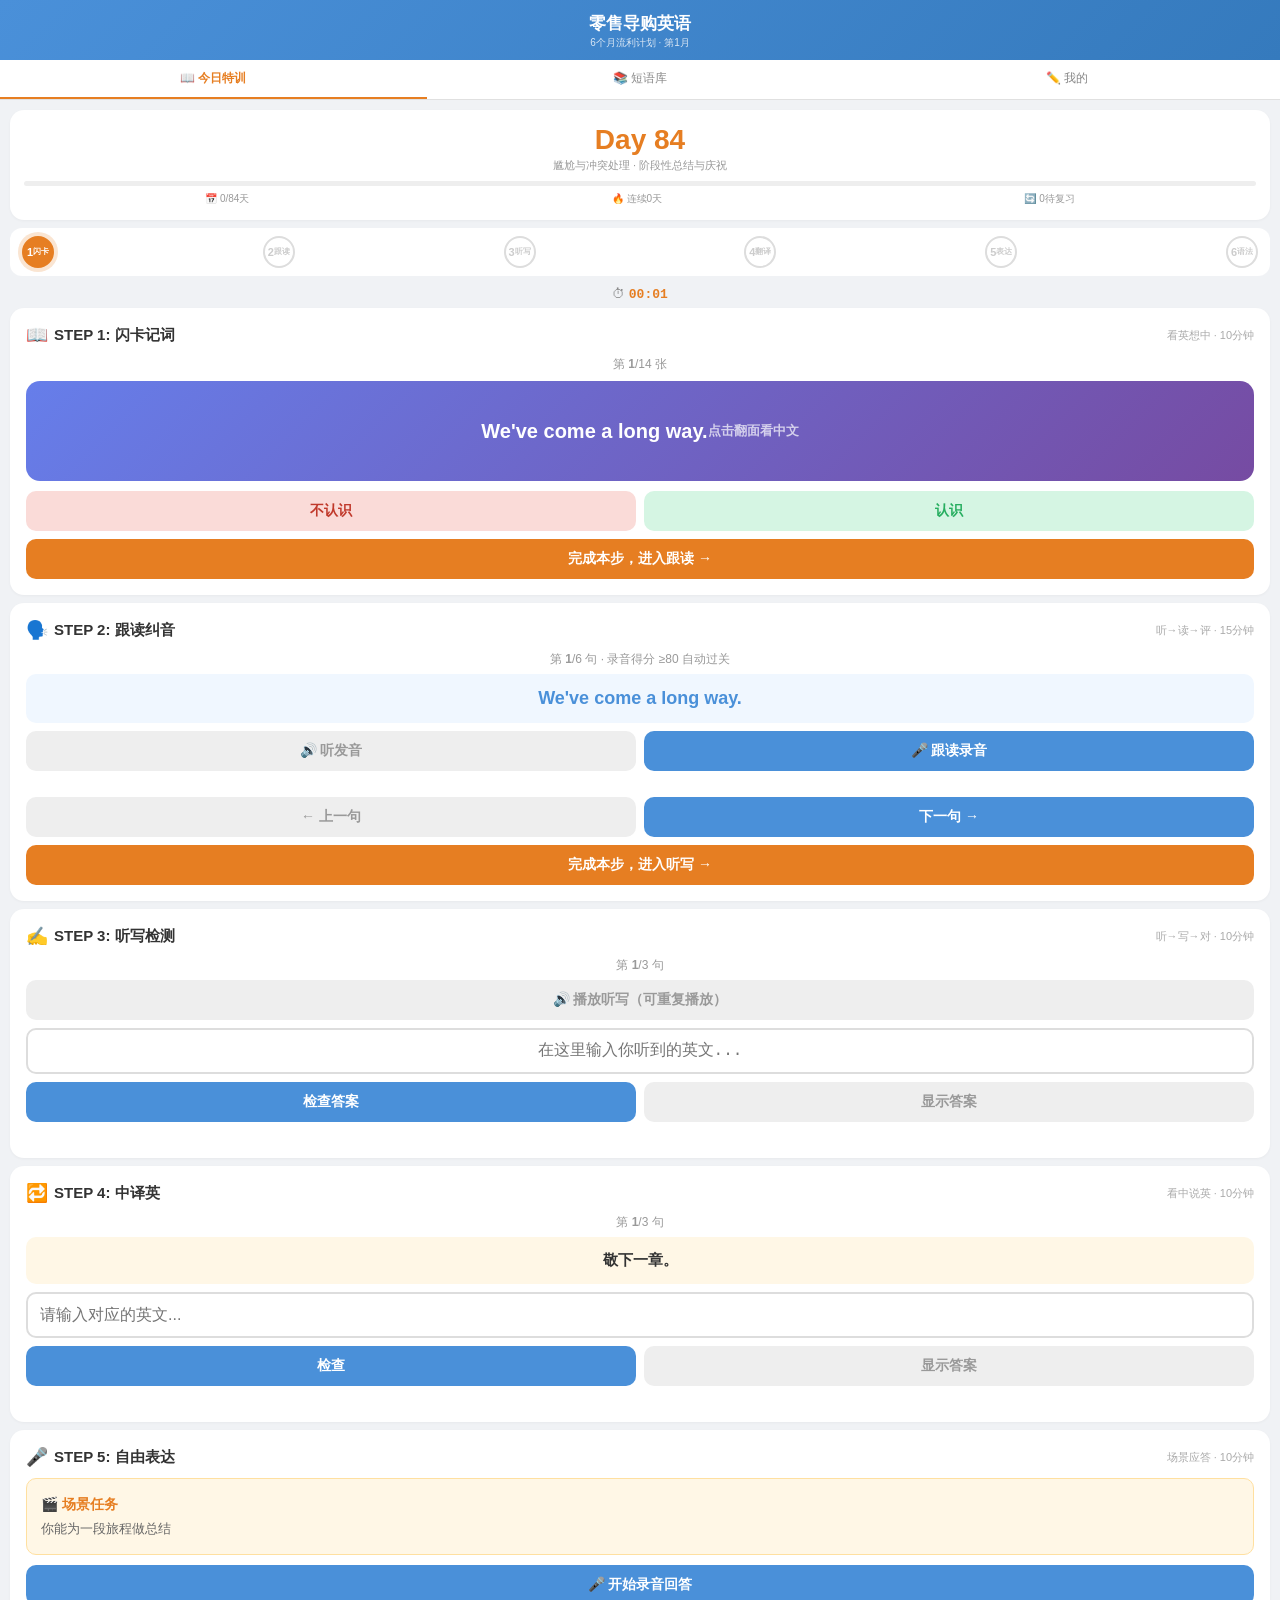
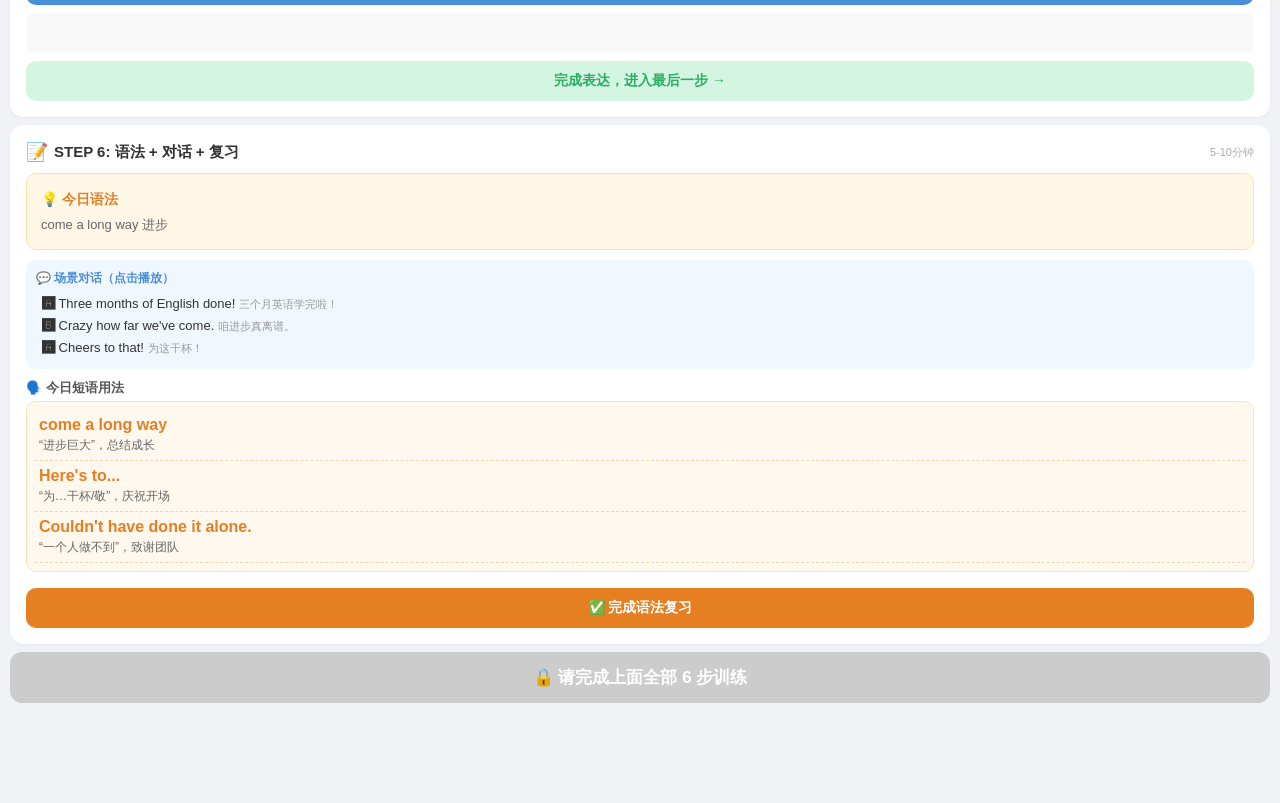
<file: index.html>
<!DOCTYPE html>
<html lang="zh-CN">
<head>
<meta charset="UTF-8">
<meta name="viewport" content="width=device-width,initial-scale=1,user-scalable=no">
<meta name="apple-mobile-web-app-capable" content="yes">
<meta name="apple-mobile-web-app-status-bar-style" content="default">
<meta name="apple-mobile-web-app-title" content="英语特训">
<meta name="theme-color" content="#4A90D9">
<title>零售导购英语 · 半年流利计划</title>
<link rel="manifest" href="manifest.json">
<link rel="apple-touch-icon" href="apple-touch-icon.png">
<style>
*{margin:0;padding:0;box-sizing:border-box}
body{font-family:-apple-system,BlinkMacSystemFont,'Segoe UI',Roboto,sans-serif;background:#f0f2f5;color:#333;min-height:100vh;padding-bottom:90px}
.header{background:linear-gradient(135deg,#4A90D9,#357ABD);color:#fff;padding:12px 16px 10px;text-align:center;position:sticky;top:0;z-index:10}
.header h1{font-size:17px;font-weight:600}
.header p{font-size:10px;opacity:.8;margin-top:1px}
.tabs{display:flex;background:#fff;position:sticky;top:56px;z-index:9;border-bottom:1px solid #e0e0e0}
.tab{flex:1;padding:10px 6px;font-size:12px;color:#888;border:none;background:none;cursor:pointer;text-align:center;border-bottom:2px solid transparent;font-weight:500}
.tab.active{color:#4A90D9;border-bottom-color:#4A90D9}
.tab.study{font-weight:700}
.tab.study.active{color:#e67e22;border-bottom-color:#e67e22}
.content{padding:10px}
.page{display:none}
.page.active{display:block}

/* 进度卡片 */
.pcard{background:#fff;border-radius:14px;padding:14px;margin-bottom:8px;box-shadow:0 1px 3px rgba(0,0,0,.04)}
.pday{font-size:28px;font-weight:800;color:#e67e22;text-align:center}
.plabel{font-size:11px;color:#999;text-align:center;margin:2px 0 8px}
.pbar{height:5px;background:#eee;border-radius:3px;overflow:hidden}
.pbarf{height:100%;background:linear-gradient(90deg,#e67e22,#f39c12);border-radius:3px;transition:width .4s}
.pstats{display:flex;justify-content:space-around;margin-top:6px;font-size:10px;color:#999}

/* 6步进度条 */
.steps{display:flex;gap:4px;padding:8px 12px;background:#fff;border-radius:12px;margin-bottom:8px;justify-content:space-between}
.step-dot{width:32px;height:32px;border-radius:50%;display:flex;align-items:center;justify-content:center;font-size:11px;font-weight:700;border:2px solid #ddd;color:#ccc;transition:all .3s;flex-shrink:0}
.step-dot.done{background:#27ae60;border-color:#27ae60;color:#fff}
.step-dot.current{background:#e67e22;border-color:#e67e22;color:#fff;box-shadow:0 0 0 4px rgba(230,126,34,.2)}
.step-dot span{font-size:8px;display:block;line-height:1;text-align:center}

/* 计时器 */
.timer{text-align:center;font-size:13px;color:#888;padding:2px 0 6px}
.timer b{color:#e67e22;font-family:monospace}

/* 区域卡片 */
.zone{background:#fff;border-radius:14px;padding:16px;margin-bottom:8px;box-shadow:0 1px 3px rgba(0,0,0,.04)}
.zone h3{font-size:15px;font-weight:700;margin-bottom:10px;display:flex;align-items:center;gap:6px}
.zone h3 .emoji{font-size:18px}
.zone h3 .tip{font-size:11px;color:#aaa;font-weight:400;margin-left:auto}

/* 闪卡 */
.flash{background:linear-gradient(135deg,#667eea,#764ba2);color:#fff;border-radius:14px;padding:32px 20px;text-align:center;font-size:20px;font-weight:700;min-height:100px;display:flex;align-items:center;justify-content:center;cursor:pointer;margin-bottom:10px;transition:all .3s;line-height:1.5;user-select:none}
.flash.reveal{background:linear-gradient(135deg,#27ae60,#2ecc71)}
.flash .zh{font-size:16px;font-weight:400;opacity:.9}
.flash-count{text-align:center;font-size:12px;color:#999;margin-bottom:8px}
.btn-row{display:flex;gap:8px}
.btn{flex:1;padding:11px;border:none;border-radius:10px;font-size:14px;font-weight:600;cursor:pointer;transition:all .15s}
.btn:active{transform:scale(.97)}
.btn-red{background:#fadbd8;color:#c0392b}
.btn-green{background:#d5f5e3;color:#27ae60}
.btn-blue{background:#4A90D9;color:#fff}
.btn-orange{background:#e67e22;color:#fff}
.btn-gray{background:#eee;color:#999}

/* 跟读 */
.voice-target{font-size:18px;font-weight:600;color:#4A90D9;text-align:center;padding:14px;background:#f0f7ff;border-radius:10px;margin-bottom:8px}
.voice-btns{display:flex;gap:8px;margin-bottom:8px}
.voice-btns button{flex:1}
.voice-score{text-align:center;font-size:32px;font-weight:800;margin:8px 0}
.voice-score.good{color:#27ae60}
.voice-score.ok{color:#e67e22}
.voice-score.low{color:#e74c3c}
.rate-row{display:flex;gap:4px;justify-content:center;margin:8px 0}
.rate-btn{width:36px;height:36px;border-radius:50%;border:2px solid #ddd;background:#fff;font-size:14px;font-weight:700;cursor:pointer;transition:all .15s}
.rate-btn:active{transform:scale(.9)}
.rate-btn.pick{background:#e67e22;border-color:#e67e22;color:#fff}

/* 听写 */
.dict-input{width:100%;padding:12px;border:2px solid #ddd;border-radius:10px;font-size:16px;text-align:center;outline:none;margin-bottom:8px;font-family:monospace}
.dict-input:focus{border-color:#4A90D9}
.dict-input.correct{border-color:#27ae60;background:#d5f5e3}
.dict-input.wrong{border-color:#e74c3c;background:#fadbd8}
.dict-answer{font-size:14px;text-align:center;color:#27ae60;font-weight:600;min-height:20px}
.dict-answer.show{color:#e74c3c}
.dict-count{text-align:center;font-size:12px;color:#999;margin-bottom:6px}

/* 翻译 */
.trans-input{width:100%;padding:12px;border:2px solid #ddd;border-radius:10px;font-size:16px;outline:none;margin-bottom:8px}
.trans-input:focus{border-color:#4A90D9}

/* 自由说 */
.scenario{font-size:14px;background:#fff7e6;border:1px solid #ffe0a0;border-radius:10px;padding:14px;margin-bottom:10px;line-height:1.6}
.scenario .prompt{font-weight:600;color:#e67e22;margin-bottom:4px}
.scenario .desc{color:#666;font-size:13px}

/* 复习卡片 */
.ritem{display:flex;align-items:center;padding:8px 0;border-bottom:1px solid #f5f5f5}
.ritem:last-child{border:none}
.ri-info{flex:1;font-size:13px}
.ri-en{color:#333;font-weight:500}
.ri-zh{color:#999;font-size:11px}
.ri-ago{color:#bbb;font-size:9px}
.ri-btns{display:flex;gap:4px}
.ri-btn{padding:4px 8px;border-radius:10px;border:none;font-size:10px;font-weight:600;cursor:pointer;white-space:nowrap}
.ri-again{background:#ffe0e0;color:#c0392b}
.ri-good{background:#d5f5e3;color:#27ae60}
.ri-easy{background:#e8f0fe;color:#4A90D9}

/* 打卡按钮 */
.btn-checkin{display:block;width:100%;padding:14px;border:none;border-radius:12px;font-size:17px;font-weight:700;cursor:pointer;margin-top:6px;transition:all .2s}
.btn-checkin.locked{background:#ccc;color:#fff;cursor:not-allowed}
.btn-checkin.ready{background:linear-gradient(135deg,#27ae60,#2ecc71);color:#fff;animation:glow 2s infinite}
.btn-checkin.done{background:#bbb;color:#fff;cursor:default}
@keyframes glow{0%,100%{box-shadow:0 0 8px rgba(46,204,113,.3)}50%{box-shadow:0 0 20px rgba(46,204,113,.6)}}

/* 全部短语页 */
.search{width:100%;padding:10px;border:1px solid #ddd;border-radius:10px;font-size:14px;margin-bottom:8px;outline:none;background:#fff}
.search:focus{border-color:#4A90D9}
.sec-hd{font-weight:700;color:#555;padding:6px 4px;font-size:13px;cursor:pointer;display:flex;justify-content:space-between}
.sec-hd .arr{font-size:10px;transition:transform .3s}
.sec-hd.open .arr{transform:rotate(180deg)}
.sec-bd{display:none}
.sec-bd.open{display:block}
.pitem{display:flex;align-items:center;padding:10px 12px;background:#fff;border-radius:10px;margin-bottom:4px;cursor:pointer;transition:background .15s}
.pitem:active{background:#f0f4ff}
.pi-text{flex:1;min-width:0}
.pi-en{font-size:14px;color:#333;font-weight:500}
.pi-zh{font-size:11px;color:#999;margin-top:1px}
.btn-spk{width:30px;height:30px;border-radius:50%;background:#e8f0fe;border:none;font-size:14px;flex-shrink:0;margin-left:6px;cursor:pointer}

/* 我的短句 */
.add-box{background:#fff;border-radius:14px;padding:14px;margin-bottom:8px}
.add-box h3{font-size:14px;margin-bottom:10px}
.add-box input{width:100%;padding:10px;border:1px solid #ddd;border-radius:8px;font-size:14px;margin-bottom:6px;outline:none}
.add-box input:focus{border-color:#4A90D9}
.add-box button{width:100%;padding:11px;background:#4A90D9;color:#fff;border:none;border-radius:8px;font-size:14px;font-weight:600;cursor:pointer}

/* toast */
.toast{position:fixed;bottom:30px;left:50%;transform:translateX(-50%);background:rgba(0,0,0,.8);color:#fff;padding:8px 20px;border-radius:16px;font-size:12px;z-index:100;opacity:0;transition:opacity .3s;pointer-events:none}
.toast.show{opacity:1}
</style>
</head>
<body>

<div class="header">
  <h1>零售导购英语</h1>
  <p>6个月流利计划 · 第1月</p>
</div>

<div class="tabs" id="tabs">
  <button class="tab study active" data-tab="study">📖 今日特训</button>
  <button class="tab" data-tab="all">📚 短语库</button>
  <button class="tab" data-tab="my">✏️ 我的</button>
</div>

<div class="content">
  <div class="page active" id="page-study"></div>
  <div class="page" id="page-all"></div>
  <div class="page" id="page-my"></div>
</div>
<div class="toast" id="toast"></div>

<script>
// ============================================================
// 课程数据: 28天, 每天6短语+语法+对话+场景任务
// sp = 自由表达场景
// ============================================================
const CURR=[
{w:'接待与问候',m:1,d:[
{n:'基本问候',g:'<b>How are you?</b> 最常用问候。回答用 I\'m fine/good/great。<b>How\'s it going?</b> 更口语化，回答 <b>Pretty good!</b> 更地道。注意问句末尾语调上扬。',
 sp:'一位外国顾客走进店里。请用英语问候他，问问他今天怎么样，然后问他需要什么帮助。',
 p:[['Hello! How are you today?','你好！今天怎么样？'],['Good morning! Welcome to our store.','早上好！欢迎光临。'],['How\'s it going?','最近怎么样？'],['Pretty good, thanks!','挺好的，谢谢！'],['It\'s great to see you!','见到您太好了！'],['Feel free to look around.','请随便看看。']],
 c:[['Hello, welcome!','您好，欢迎！'],['Hi, your store is beautiful!','你好，你们店真漂亮！'],['Thank you! Let me know if you need help.','谢谢！需要帮忙就叫我。']]},
{n:'自我介绍',g:'介绍自己：<b>I\'m...</b> / <b>My name is...</b>。提供帮助：<b>Let me know if you need anything.</b>（有任何需要请告诉我）。服务行业常说 <b>It\'s my pleasure.</b>（我的荣幸）。',
 sp:'一位新顾客进店，看起来有点迷茫。用英语介绍你自己，主动提出可以帮助他。至少说 3 句话。',
 p:[['My name is Li, I\'ll be helping you today.','我叫小李，今天由我为您服务。'],['Let me know if you need anything.','有任何需要请随时告诉我。'],['I\'m happy to assist you.','很高兴为您服务。'],['Just give me a shout if you need me.','需要我就叫我一声。'],['I work here on weekdays.','我工作日都在。'],['It\'s my pleasure to serve you.','为您服务是我的荣幸。']],
 c:[['Hi, I\'m Li. I\'ll help you today.','你好我是小李，今天帮您。'],['Thanks. I\'m just looking around.','谢谢，我先看看。'],['Sure! Take your time.','好的，慢慢看。']]},
{n:'询问需求',g:'<b>Are you looking for...?</b> 询问需求。<b>What brings you in?</b> 更口语化。<b>specific</b>=特定的，<b>style</b>=风格，<b>budget</b>=预算——导购三件套。',
 sp:'一位顾客在店里逛了一会儿。走过去用英语问他："您在找什么特别的吗？是自己穿还是送人？有什么偏好的风格吗？"',
 p:[['Are you looking for something specific?','您在找什么特定的吗？'],['What brings you in today?','今天什么风把您吹来了？'],['Is this for yourself or a gift?','是给自己买还是送人？'],['What kind of style do you prefer?','您喜欢什么类型的风格？'],['Do you have a budget in mind?','有预算范围吗？'],['I can help you find the perfect piece.','我帮您找到最合适的。']],
 c:[['What are you looking for today?','今天想找什么样的？'],['I\'m looking for a jacket.','我想找件外套。'],['Great! What color do you prefer?','好的！您喜欢什么颜色？']]},
{n:'感谢与道别',g:'<b>Thank you for + noun/-ing</b>（感谢您...）。<b>Have a wonderful day!</b> 是最标准的道别语。更随意：<b>Take care!</b> / <b>Have a good one!</b>。',
 sp:'一位顾客买完东西准备离开。用英语感谢他的光临，祝他愉快，并表达希望很快再见。至少说 3 句。',
 p:[['Thank you for coming today!','感谢您今天光临！'],['Have a wonderful day!','祝您愉快！'],['Hope to see you again soon!','希望很快再见到您！'],['Take care!','保重！'],['Thanks for stopping by!','感谢顺路过来！'],['We really appreciate your visit.','非常感谢您的光临。']],
 c:[['Thank you so much!','非常感谢！'],['You\'re welcome! See you next time!','不客气！下次见！'],['Bye! Have a good one!','拜拜！回见！']]},
{n:'介绍店铺',g:'<b>There is/are...</b>（有...）表存在。<b>upstairs</b>=楼上，<b>fitting room</b>=试衣间，<b>section</b>=区域，<b>entrance</b>=入口。<b>restroom</b>=洗手间。',
 sp:'一位顾客第一次来你们店，用英语告诉他女装区在楼上、试衣间在右边、特价商品在入口附近。',
 p:[['Our store has two floors.','我们店有两层。'],['The women\'s section is upstairs.','女装区在楼上。'],['The fitting rooms are right over there.','试衣间就在那边。'],['The men\'s department is downstairs.','男装区在楼下。'],['Sale items are near the entrance.','特价商品在入口附近。'],['Restrooms are in the back corner.','洗手间在后面拐角。']],
 c:[['Where is the fitting room?','试衣间在哪？'],['Right over there, in the corner.','就在那边角落。'],['How many items can I try on?','可以试几件？'],['As many as you like!','随便试！']]},
{n:'主动帮助',g:'<b>Would you like me to...?</b> 是最礼貌的主动提供句型。<b>Can I get you...?</b> 也很常用。<b>I\'ll be right back.</b>（马上回来）。接受说 <b>That would be great!</b>。',
 sp:'一位顾客在看一件衣服。用英语主动问他是否需要试穿、是否需要另一个尺码、是否需要看更多颜色。',
 p:[['Would you like me to show you around?','要我带您逛逛吗？'],['Can I get you a different size?','要给您换一个尺码吗？'],['Would you like to try this on?','要试穿这件吗？'],['Let me know if you want to see more options.','想看更多款式就告诉我。'],['I can hold these at the counter for you.','我帮您把这些放在柜台。'],['Shall I start a fitting room for you?','要帮您开一个试衣间吗？']],
 c:[['Would you like me to grab another size?','要我拿另一个尺码吗？'],['Yes, that would be great!','好呀，太棒了！'],['I\'ll be right back!','马上回来！']]},
{n:'周复习实战',g:'本周重点: How are you / I\'m... / Are you looking for... / Thank you for... / Would you like me to... / There is/are...。尝试把这些句型串起来，模拟一次完整的接待。',
 sp:'想象你全程接待一位外国顾客：问好→介绍自己→询问需求→介绍店铺→推荐商品→道别。用英语把整个过程走一遍，至少说 6 句话。',
 p:[['Welcome back! So nice to see you again.','欢迎回来！很高兴又见到您。'],['How did you like the jacket from last time?','上次那件夹克穿得怎么样？'],['We just got some amazing new arrivals.','我们刚到了一些特别棒的新款。'],['I remember you liked blue, let me show you this.','我记得您喜欢蓝色，给您看看这件。'],['You have great taste, this is our best-seller.','您眼光真好，这是我们最畅销的。'],['I\'m here whenever you need me.','我随时都在，需要就叫我。']],
 c:[['Hey, welcome back!','嘿，欢迎回来！'],['Hi! I loved the dress I bought here!','你好！上次买的裙子超喜欢！'],['That makes me so happy! New styles just arrived.','听到太开心了！新款刚到。'],['Show me everything!','都给我看看！']]}
]},
{w:'商品与材质',m:1,d:[
{n:'服装类型',g:'<b>This/That/These/Those</b> 指示代词。近处用 this/these，远处用 that/those。<b>jacket</b>=夹克，<b>blouse</b>=女衬衫，<b>dress</b>=连衣裙。',
 sp:'用英语给一位顾客介绍你店里不同区域的服装：这边是夹克和大衣，那边是T恤和衬衫，后面是连衣裙和裤子。用 this/that/these/those。',
 p:[['We have jackets, coats, and sweaters here.','这边有夹克、大衣和毛衣。'],['This section is T-shirts and blouses.','这个区域是T恤和衬衫。'],['Dresses are along the back wall.','连衣裙在后面那面墙。'],['Pants and jeans are on your left.','裤子和牛仔裤在您左边。'],['These are our classic styles.','这些是我们经典款。'],['Those over there are the new collection.','那边那些是新系列。']],
 c:[['Where are the shirts?','衬衫在哪？'],['Right over here. Long-sleeve or short-sleeve?','这边。长袖还是短袖？'],['Short-sleeve, please.','短袖吧。']]},
{n:'面料材质(上)',g:'<b>It\'s made of...</b>（它是...做的）。常见面料：<b>cotton</b>=棉，<b>silk</b>=真丝，<b>wool</b>=羊毛，<b>polyester</b>=涤纶，<b>linen</b>=亚麻，<b>leather</b>=皮革。',
 sp:'一位顾客拿起一件衬衫问面料。用英语告诉他这是100%纯棉的，很柔软透气，而且是预缩处理过的，不会缩水。',
 p:[['This is 100% pure cotton.','这是100%纯棉的。'],['It\'s made of high-quality silk.','这是优质真丝做的。'],['The fabric is a cotton-polyester blend.','面料是棉涤混纺。'],['This wool sweater is very warm.','这件羊毛衫非常暖和。'],['Linen is perfect for summer.','亚麻最适合夏天了。'],['This material is imported from Italy.','面料意大利进口。']],
 c:[['What material is this?','什么面料？'],['It\'s pure cotton — very soft and breathable.','纯棉的，很柔软透气。'],['Will it shrink?','会缩水吗？'],['No, it\'s pre-shrunk.','不会，预缩处理过的。']]},
{n:'面料特性(下)',g:'形容词描述手感：<b>soft</b>=柔软，<b>smooth</b>=顺滑，<b>stretchy</b>=弹性，<b>breathable</b>=透气，<b>waterproof</b>=防水，<b>wrinkle-resistant</b>=防皱。',
 sp:'用英语向顾客描述一件外套：手感很柔软、面料有弹性穿着舒服、防水防风、内衬贴着皮肤很舒服。说 4 句以上。',
 p:[['This fabric feels very soft and smooth.','这个面料摸起来柔软顺滑。'],['It\'s stretchy, so it\'s very comfortable.','有弹性，穿着很舒服。'],['This material is wrinkle-resistant.','这个面料防皱好打理。'],['The jacket is waterproof and windproof.','这件夹克防水防风。'],['It\'s breathable, great for hot weather.','很透气，天热穿正好。'],['The inner lining is super soft.','内衬超级柔软。']],
 c:[['How does this fabric feel?','这面料手感怎么样？'],['Very soft! And it\'s stretchy too.','很柔软！还有弹性。'],['That\'s perfect, I\'ll take it!','太好了，我买了！']]},
{n:'颜色与款式',g:'颜色顺序：<b>light/dark + 颜色</b>（浅蓝/深蓝）。<b>solid</b>=纯色，<b>striped</b>=条纹，<b>floral</b>=花色。<b>navy blue</b>=藏蓝。<b>This color suits you.</b>=这颜色适合你。',
 sp:'顾客问这件衣服有什么颜色。用英语列出 4 个颜色选项，然后推荐一个颜色并说明为什么适合他/她。',
 p:[['What color are you looking for?','您想要什么颜色？'],['We have this in four colors.','这款有四个颜色。'],['This navy blue is very popular.','这个藏蓝色很受欢迎。'],['This floral pattern is trending.','这个花色这季很流行。'],['The solid black is more classic.','纯黑色更经典。'],['Would you like a brighter color?','想要亮一点的颜色吗？']],
 c:[['Do you have this in red?','这件有红色的吗？'],['Yes, we have light red and dark red.','有的，浅红和深红都有。'],['Let me try the dark red.','我试深红的。']]},
{n:'品牌产地',g:'<b>Where is it from?</b> 问产地。<b>It\'s made in...</b>。<b>brand</b>=品牌，<b>designed in</b>=设计地，<b>craftsmanship</b>=工艺，<b>authorized retailer</b>=授权经销商。',
 sp:'一位顾客问这个品牌是哪里的。用英语告诉他这是法国品牌、意大利制造、品质很高、你们是授权经销商。',
 p:[['This brand is very well-known for quality.','这个品牌以品质著称。'],['It\'s designed in France, made in Italy.','法国设计意大利制造。'],['We carry several international brands.','我们代理多个国际品牌。'],['This is a local brand, very popular here.','本地品牌，这里很受欢迎。'],['The craftsmanship is from Japan.','工艺来自日本。'],['We are an authorized retailer.','我们是授权经销商。']],
 c:[['Where is this brand from?','这个品牌是哪里的？'],['It\'s a French brand, very high quality.','法国品牌，品质很高。'],['I\'ve heard of them!','我听说过！']]},
{n:'流行趋势',g:'<b>It\'s trending</b>=现在正流行。<b>best-seller</b>=畅销款。<b>in style</b>=时髦。<b>timeless</b>=永不过时。<b>sell out</b>=卖断货。<b>fashion blogger</b>=时尚博主。',
 sp:'用英语向顾客推荐一款现在最流行的单品。告诉他是这季最火的、时尚博主都在穿、每周都卖断货，劝他趁现在还有码赶紧试。',
 p:[['This style is really trending right now.','这个款现在特别流行。'],['It\'s the hottest item this season.','这是这季最火的单品。'],['Minimalist style is very in right now.','极简风现在很时髦。'],['This classic design never goes out of style.','这个经典设计永不过时。'],['We sell out of this every week.','这款每周都卖断货。'],['Fashion bloggers are all wearing this.','时尚博主都在穿这个。']],
 c:[['What\'s popular right now?','现在流行什么？'],['Minimalist and oversized are both in.','极简风和宽松风都在流行。'],['I love minimalist style!','我超爱极简风！']]},
{n:'周复习描述',g:'本周重点: this/that/these/those 指示、made of 材质、颜色词序、trending 趋势。练习用 3-4 句话完整描述一件商品。',
 sp:'用英语完整描述一件你店里最喜欢的商品：它是什么（衣服类型）、什么材质、有什么颜色、什么品牌/产地、为什么现在流行。至少说 6 句。',
 p:[['Based on what you like, I recommend this.','根据您的喜好，我推荐这件。'],['The quality and design are both excellent.','品质和设计都非常好。'],['This goes well with almost anything.','这件跟什么都好搭。'],['Try pairing it with jeans for a casual look.','配牛仔裤就是休闲风。'],['This piece will last you for years.','这件能穿好多年。'],['I own one myself and I love it.','我自己也有一件，特别喜欢。']],
 c:[['What do you recommend?','你推荐哪件？'],['This one! It\'s perfect for your style.','这件！跟你的风格绝配。'],['You\'re right, I\'ll try it on.','你说得对，我试试。']]}
]},
{w:'尺码价格付款',m:1,d:[
{n:'询问推荐尺码',g:'<b>What size do you wear?</b>。<b>runs small/large</b>=偏小/大，<b>true to size</b>=标准码。<b>size up/down</b>=拿大/小一码。<b>XS/S/M/L/XL</b> 读法要练熟。',
 sp:'顾客拿起一件衣服但不确定尺码。用英语问他穿什么码，然后告诉他这款偏小建议拿大一码，你帮他去拿中号和大号都试试。',
 p:[['What size do you usually wear?','您一般穿什么码？'],['We have all sizes from XS to XXL.','我们有XS到XXL所有码。'],['This style runs a bit small, size up.','这款偏小，建议拿大一码。'],['This one is true to size.','这款是标准码。'],['Let me grab a medium for you.','我帮您拿一件中号。'],['Want to try both sizes to compare?','要两个码都试试对比吗？']],
 c:[['What size should I try?','我该试什么码？'],['You look like a medium. Let\'s try M and L.','我觉得像中号。中号和大号都试试吧。'],['Good idea!','好主意！']]},
{n:'试穿体验',g:'<b>How does it fit?</b> 问合身度。<b>It fits perfectly!</b>=太合身了。<b>a bit tight/loose</b>=有点紧/松。夸人:<b>It looks amazing on you!</b> <b>suits your skin tone</b>=衬肤色。',
 sp:'顾客从试衣间出来。用英语问他穿起来怎么样、告诉他穿上太好看了、说这个颜色很衬他肤色、说衣服简直像量身定做的。',
 p:[['Would you like to try it on?','要试穿一下吗？'],['The fitting rooms are this way.','试衣间在这边。'],['How does it fit?','穿起来怎么样？'],['It looks absolutely amazing on you!','您穿上太好看了！'],['This color really suits your skin tone.','这个颜色很衬您的肤色。'],['It fits like it was made for you!','简直像量身定做的！']],
 c:[['How does it look?','看起来怎么样？'],['Wow! It looks perfect on you!','哇！太适合你了！'],['Really? I do like how it feels.','真的吗？穿着确实挺舒服的。']]},
{n:'询问价格',g:'<b>How much is this?</b>（这个多少钱）。<b>price tag</b>=价签，<b>on sale</b>=打折，<b>full price</b>=原价，<b>30% off</b>=打七折（减30%）。',
 sp:'顾客想买一件衣服问你价格。用英语告诉他原价 500，现在打七折只要 350，省钱 150，非常划算。',
 p:[['How much is this one?','这件多少钱？'],['It\'s 299 yuan.','这件299元。'],['The price tag is on the sleeve.','价格标签在袖子上。'],['Is this on sale?','这件打折吗？'],['It\'s already 30% off.','已经打七折了。'],['Let me check the price for you.','我帮您查一下价格。']],
 c:[['How much is this jacket?','这件夹克多少钱？'],['It\'s 459 yuan, and it\'s on sale — 20% off.','459元，现在打八折。'],['So about 367 yuan? Not bad!','那就是367左右？不错！']]},
{n:'折扣活动',g:'折扣表达：<b>20% off</b>=打八折，<b>half price</b>=半价，<b>buy one get one free</b>=买一送一，<b>members get extra 10% off</b>=会员再享九折。',
 sp:'用英语向顾客介绍本周促销：买两件第二件半价、会员再享九折、活动周日结束。问他要不要办个会员，免费的。',
 p:[['We have a special promotion this week.','这周有特别活动。'],['Buy two, get one at half price.','买两件第二件半价。'],['Members get an extra 10% off.','会员再享九折。'],['This item is 40% off today only.','这件今天限时打六折。'],['The more you buy, the more you save.','买得越多省得越多。'],['This offer ends this Sunday.','活动周日结束。']],
 c:[['Any discounts?','有折扣吗？'],['Yes! These are 30% off, members get extra 5%.','有！这些打七折，会员再享95折。'],['How do I become a member?','怎么成为会员？'],['Just scan this code, it\'s free!','扫这个码就行，免费的！']]},
{n:'付款结账',g:'<b>We accept...</b>（我们接受）。<b>cash/card/WeChat Pay</b>。<b>scan the QR code</b>=扫码。<b>Your total is...</b>=一共...。<b>receipt</b>=小票。<b>Here\'s your change.</b>=找零。',
 sp:'顾客决定买两件。用英语告诉他总价 586 元、问他要扫码还是刷卡、帮他扫了码、问要不要小票、祝他愉快。',
 p:[['We accept cash, card, and WeChat Pay.','支持现金刷卡和微信支付。'],['Your total is 368 yuan.','一共368元。'],['Would you like to scan or swipe?','扫码还是刷卡？'],['Please scan the QR code here.','请扫这里的二维码。'],['Do you need a receipt?','需要小票吗？'],['Here\'s your receipt, have a nice day!','小票给您，祝愉快！']],
 c:[['That will be 368 yuan total.','一共368元。'],['Can I pay by WeChat?','可以微信吗？'],['Of course! Please scan here.','当然！扫这里。']]},
{n:'退换政策',g:'<b>return policy</b>=退换政策。<b>return</b>=退货，<b>exchange</b>=换货。<b>within 30 days</b>=30天内。<b>keep the receipt and tags</b>=保留小票和吊牌。<b>final sale</b>=不退不换。',
 sp:'顾客担心买回去不合适。用英语告诉他30天内凭小票可以退换、吊牌不能剪、特价商品不退不换、有任何问题拿回来就行。',
 p:[['Here\'s your change, 32 yuan.','找您32元。'],['You can return or exchange within 30 days.','30天内可以退换。'],['Just keep the receipt and the tags on.','保留小票和吊牌就行。'],['Sale items are final sale, no returns.','特价商品不退不换。'],['We also offer a 7-day price match.','我们还有七天保价。'],['If anything is wrong, just bring it back.','有任何问题拿回来就行。']],
 c:[['What\'s your return policy?','退换政策是怎样的？'],['30 days with receipt. Tags attached.','30天内凭小票，吊牌不能剪。'],['That\'s fair. Thank you!','合理，谢谢！']]},
{n:'周复习实战',g:'本周重点: What size / runs small / How does it fit / How much / discount / accept / return。完整走一遍：推荐尺码→试穿→谈价格→结账→说明退换。',
 sp:'从顾客挑选商品开始到结账完成，用英语走完整个交易流程：尺码→试穿→价格→付款→小票→退换说明。至少说 8 句话。',
 p:[['Let me wrap these up nicely for you.','我帮您包好看点。'],['Would you like a gift box?','需要礼品盒吗？'],['Thank you for shopping with us!','感谢您来购物！'],['I hope you enjoy your new clothes!','希望您喜欢新衣服！'],['We have a loyalty program—want to join?','我们有会员积分要加入吗？'],['You saved 120 yuan today!','您今天省了120元！']],
 c:[['Here\'s your bag and receipt.','您的袋子和收据。'],['Thanks! I\'ll definitely come back.','谢谢！我一定再来。'],['We look forward to seeing you!','期待下次见！']]}
]},
{w:'日常交流延伸',m:1,d:[
{n:'天气寒暄',g:'<b>Small talk</b>（寒暄）很重要。聊天气最安全：<b>It\'s a beautiful day!</b> / <b>It\'s been so hot lately.</b>（最近好热）。用 <b>It\'s + 形容词</b> 描述天气。',
 sp:'今天天气特别好，一位顾客进来你跟他寒暄天气。用英语说今天天气真好、这种天气最适合逛街、问他周末有什么安排。',
 p:[['It\'s a beautiful day today!','今天天气真好！'],['It\'s been so hot lately, hasn\'t it?','最近好热是吧？'],['The weather is perfect for shopping!','这种天气最适合逛街了！'],['I hope it doesn\'t rain this weekend.','希望周末别下雨。'],['It\'s getting cooler in the evening.','傍晚开始变凉了。'],['Spring is my favorite season.','春天是我最喜欢的季节。']],
 c:[['Nice weather today, isn\'t it?','今天天气真好，是吧？'],['Yes! Perfect for going out.','是啊！特别适合出门。'],['Are you doing anything fun later?','等会儿有什么好玩的安排吗？']]},
{n:'周末休闲',g:'<b>What do you do on weekends?</b>（周末干嘛）。<b>hang out</b>=出去玩，<b>chill at home</b>=宅家，<b>catch up on sleep</b>=补觉，<b>try new restaurants</b>=探新店。',
 sp:'和一位顾客闲聊周末。用英语问他周末一般做什么、告诉他你喜欢和朋友出去玩或者宅家看电影、问他有什么爱好。',
 p:[['What do you usually do on weekends?','你周末一般做什么？'],['I like to hang out with friends.','我喜欢和朋友出去玩。'],['Sometimes I just chill at home.','有时候就宅在家。'],['Do you have any hobbies?','你有什么爱好吗？'],['I enjoy trying new restaurants.','我喜欢探新店。'],['That sounds like a lot of fun!','听起来很有意思！']],
 c:[['Any plans for the weekend?','周末有什么计划吗？'],['Not really, just going to relax.','没什么，就放松放松。'],['Same here! We all need a break.','我也是！大家都需要休息。']]},
{n:'家庭朋友',g:'<b>How\'s your family?</b>（家人好吗）。<b>siblings</b>=兄弟姐妹，<b>only child</b>=独生子女，<b>get along with</b>=相处好，<b>Family is everything.</b>=家人最重要。',
 sp:'顾客带着孩子来店里。用英语夸孩子可爱、问他多大了、问他有没有其他孩子、说自己有一个姐姐/妹妹。',
 p:[['How is your family doing?','家里人都好吗？'],['They\'re doing great, thanks for asking!','都挺好的谢谢关心！'],['Do you have any siblings?','你有兄弟姐妹吗？'],['I have one older sister.','我有一个姐姐。'],['My parents live in the same city.','我爸妈住在同一个城市。'],['Family is everything to me.','家人对我来说最重要。']],
 c:[['Do you have kids?','你有孩子吗？'],['Yes, a five-year-old daughter.','有个五岁的女儿。'],['She must be adorable!','一定很可爱吧！']]},
{n:'美食推荐',g:'<b>tasty</b>=好吃（比delicious口语化），<b>spicy</b>=辣，<b>recommend</b>=推荐，<b>I\'m a big fan of...</b>=我超喜欢。<b>Can you handle spicy food?</b>=能吃辣吗。',
 sp:'用英语向顾客推荐附近一家餐厅：告诉他你知道一家很棒的火锅店、那里的菜特别好吃、你最爱点的是毛肚、问他能吃辣的吗。',
 p:[['Have you tried any good restaurants lately?','最近有吃什么好的餐厅吗？'],['I know a great hotpot place nearby.','我知道附近一家很棒的火锅店。'],['The food there is absolutely delicious.','那里的菜特别好吃。'],['I\'m a big fan of spicy food.','我超爱吃辣的。'],['Can you handle very spicy food?','你能吃很辣的吗？'],['Let me recommend my favorite dish.','我来推荐我最爱的菜。']],
 c:[['Know any good places to eat around here?','这附近有什么好吃的吗？'],['There\'s an amazing noodle shop two blocks away.','隔两条街有家超棒的面馆。'],['I\'ll check it out, thanks!','我去试试谢了！']]},
{n:'出行交通',g:'<b>How do you get here?</b>（怎么来的）。<b>take the subway</b>=坐地铁，<b>drive</b>=开车。<b>It takes about...</b>=大约花...。<b>rush hour</b>=高峰期。<b>convenient</b>=方便。',
 sp:'和顾客聊他怎么来的。用英语问他一般怎么来这边、自己坐地铁觉得超方便、告诉他高峰期开车很堵、店后面有停车场。',
 p:[['How do you usually get here?','你一般怎么过来？'],['I take the subway, it\'s super convenient.','我坐地铁，超方便。'],['It takes about 20 minutes by bus.','坐公交大概20分钟。'],['The traffic can be really bad during rush hour.','高峰期交通很堵。'],['Is there parking nearby?','附近能停车吗？'],['There\'s a parking lot behind the store.','店后面就有停车场。']],
 c:[['Did you drive here?','你开车来的吗？'],['No, I took the subway. Much faster.','没有坐地铁。快多了。'],['Smart! Driving is a nightmare at this hour.','明智！这个点开车是噩梦。']]},
{n:'表达感受',g:'<b>I feel...</b>（我感觉）。<b>excited</b>=兴奋，<b>tired</b>=累，<b>stressed</b>=压力大。<b>in a good mood</b>=心情好。<b>Treat yourself!</b>=犒劳自己。<b>It makes my day.</b>=让我开心。',
 sp:'今天你心情特别好，和顾客聊天。用英语说你今天很开心、逛街让人心情好、看到顾客满意你就满足了、告诉他应该犒劳一下自己。',
 p:[['I feel really happy today!','我今天特别开心！'],['Shopping always puts me in a good mood.','逛街总能让我心情好。'],['I\'m a bit tired after a long day.','忙了一天有点累了。'],['Treat yourself — you deserve it!','犒劳一下自己，你值得！'],['Retail therapy is real, isn\'t it?','购物疗法是真的吧？'],['Seeing customers happy makes my day.','看到顾客开心我就满足了。']],
 c:[['You look happy today!','你今天看起来很开心！'],['I am! I just got a promotion!','是啊！我刚升职了！'],['Congratulations! That\'s amazing!','恭喜！太棒了！'],['Treat yourself — you earned it!','犒劳自己——你应得的！']]},
{n:'月度总结',g:'本月你学了: 问候→自我介绍→询问需求→介绍商品→材质颜色→尺码试穿→价格付款→退换政策→日常寒暄。核心句型能串成完整对话。尝试不看中文直接说出来。',
 sp:'用英语自由表达：回顾这一个月你学了什么、哪句话你觉得最有用于、你现在能用英语帮顾客做什么、你对接下来的学习有什么期待。至少说 5 句。',
 p:[['You\'ve made great progress this month!','这个月进步很大！'],['I can now help customers in English.','我现在能用英语帮顾客了。'],['Practice makes perfect — keep it up!','熟能生巧，继续加油！'],['Don\'t be afraid to make mistakes.','别怕犯错。'],['Every conversation makes you better.','每次对话都让你进步。'],['I\'m proud of how far you\'ve come.','为你走到这里而骄傲。']],
 c:[['How do you feel about your English now?','你现在英语感觉怎么样？'],['Much more confident! I can actually talk!','自信多了！真的能聊了！'],['That\'s what I love to hear. Keep going!','就爱听这个。继续前进！']]}
]},
// ============ 第2个月：日常生活口语 ============
{w:'吃饭与出行',m:2,d:[
{n:'餐厅点餐',g:'<b>I\'ll have...</b> 点餐万能句（我要...），比 I want 礼貌十倍。<b>Can I get...?</b> 同样高频。服务员问 <b>Are you ready to order?</b>，没想好就说 <b>We need a few more minutes.</b>（再等几分钟）。牛排熟度：<b>rare</b> 三分 / <b>medium</b> 五分 / <b>well-done</b> 全熟。',
 sp:'你走进一家西餐厅。用英语完成：说两位用餐、要看菜单、点一份五分熟牛排和一杯冰水、服务员问好了没你说再等两分钟。',
 p:[['A table for two, please.','两位，谢谢。'],['Can I see the menu, please?','能看下菜单吗？'],['Are you ready to order?','可以点餐了吗？'],['We need a few more minutes.','我们再看几分钟。'],['I\'ll have the steak, medium, please.','我要牛排，五分熟。'],['Can I get a glass of ice water?','能来杯冰水吗？']],
 c:[['Are you ready to order?','可以点餐了吗？'],['Yes. I\'ll have the steak, medium.','可以。我要牛排五分熟。'],['Anything to drink?','喝点什么？'],['Just ice water, thanks.','冰水就好，谢谢。']],
 v:[['menu','菜单'],['order','点餐'],['steak','牛排'],['medium','五分熟'],['well-done','全熟'],['ice water','冰水'],['fork','叉子'],['napkin','餐巾']],
 u:[['I\'ll have...','点餐开场万能句，后面直接接菜名，全场最稳的一句'],['Can I get...?','要任何东西都能用：Can I get the menu? / Can I get some water?'],['For here or to go?','店员灵魂拷问：在这吃还是带走？回 For here. 或 To go.']]},
{n:'买单打包',g:'买单喊 <b>Check, please.</b> 或 <b>Can we get the bill?</b>。打包：<b>Can I get this to go?</b> / 要打包盒 <b>a to-go box</b>。AA 制：<b>Let\'s split the bill.</b> / <b>Separate checks, please.</b>（分开结账）。',
 sp:'吃完饭买单。用英语：叫服务员结账、问能不能手机支付、把剩下的牛排打包、说菜很好吃下次还来。',
 p:[['Check, please.','买单。'],['Can we get the bill?','能结账吗？'],['Do you take mobile payment?','能手机支付吗？'],['Can I get this to go?','这个能打包吗？'],['Let\'s split the bill.','我们AA吧。'],['Keep the change.','不用找了。']],
 c:[['Can we get the check?','买单。'],['Sure. Together or separate?','好。一起付还是分开？'],['Together, please.','一起付。'],['Here you go. Thanks for coming!','给您。感谢光临！']],
 v:[['bill','账单'],['check','账单(美式)'],['tip','小费'],['leftovers','剩菜'],['to-go box','打包盒'],['split','平摊'],['change','零钱']],
 u:[['Check, please.','餐厅买单就喊这句，全世界通用'],['split the bill','AA制的地道说法，别再说 AA'],['Keep the change.','不用找了。给小费时配这句']]},
{n:'咖啡店点单',g:'定制咖啡三件套：<b>less ice</b> 少冰 / <b>no sugar</b> 不加糖 / <b>extra shot</b> 加浓缩。换奶：<b>with oat milk</b>（换燕麦奶）。杯型 small/medium/large 足够用，星巴克的 <b>tall/grande/venti</b> 听懂就行。',
 sp:'点一杯中杯冰拿铁：换燕麦奶、少冰、不加糖，再要一个可颂，带走。用英语完整说出来。',
 p:[['Can I get a medium latte?','来杯中杯拿铁。'],['With oat milk, please.','换燕麦奶，谢谢。'],['Less ice, no sugar.','少冰，不加糖。'],['I\'ll also take a croissant.','再要一个可颂。'],['For here or to go?','在这喝还是带走？'],['To go, please.','带走，谢谢。']],
 c:[['What can I get for you?','要点什么？'],['A medium iced latte with oat milk.','中杯冰拿铁换燕麦奶。'],['Anything else?','还要别的吗？'],['A croissant, please. To go.','一个可颂，带走。']],
 v:[['latte','拿铁'],['Americano','美式'],['oat milk','燕麦奶'],['shot','一份浓缩'],['syrup','糖浆'],['croissant','可颂'],['lid','杯盖'],['straw','吸管']],
 u:[['less ice / no sugar / extra shot','定制三件套，往点单句后面一丢就行'],['with oat milk','换奶标配说法：with + 奶名'],['For here or to go?','又见面了——咖啡店同样必问']]},
{n:'问路',g:'问路开场：<b>Excuse me, how do I get to...?</b>（请问怎么去...）。指路词：<b>go straight</b> 直走，<b>turn left/right</b> 左/右拐，<b>at the second light</b> 在第二个红绿灯，<b>next to</b> 紧挨着，<b>across from</b> 在对面。',
 sp:'你在街头找地铁站。用英语向路人问路：问最近的地铁站在哪、是不是直走两个路口左转、走路要多久、道谢。',
 p:[['Excuse me, how do I get to the subway station?','请问地铁站怎么走？'],['Is it far from here?','离这远吗？'],['Go straight for two blocks.','直走两个街区。'],['Turn left at the corner.','到拐角左转。'],['It\'s next to the bank.','就在银行旁边。'],['You can\'t miss it.','你肯定能看到。']],
 c:[['Excuse me, where is the nearest subway station?','请问最近的地铁站在哪？'],['Go straight two blocks, then turn left.','直走两个街区然后左转。'],['How long does it take on foot?','走路要多久？'],['About five minutes.','五分钟左右。'],['Thanks a lot!','太感谢了！']],
 v:[['block','街区'],['corner','拐角'],['straight','笔直地'],['turn','转弯'],['traffic light','红绿灯'],['sidewalk','人行道'],['across from','在...对面']],
 u:[['How do I get to...?','问路第一神句，去哪都能套'],['You can\'t miss it.','你不会错过的——指完路收尾用'],['Is it within walking distance?','走路能到吗？决定腿着还是打车']]},
{n:'打车坐地铁',g:'打车：<b>Take me to..., please.</b>（带我去...）。下车：<b>Drop me off here.</b>（这停就行）。地铁：<b>Which line goes to...?</b>（几号线到...），<b>transfer</b> 换乘，<b>get off at...</b> 在...下车。',
 sp:'打车去人民广场。用英语：报目的地、说赶时间请走最快的路、问车费多少、说前面路口停就行、扫码付款。',
 p:[['Take me to People\'s Square, please.','请带我去人民广场。'],['I\'m in a hurry.','我赶时间。'],['Please take the fastest route.','请走最快的路。'],['How much is the fare?','车费多少？'],['Drop me off here, please.','在这停就行。'],['Which line goes to the airport?','几号线到机场？']],
 c:[['Where to?','去哪？'],['People\'s Square, please. I\'m in a hurry.','人民广场。我赶时间。'],['No problem.','没问题。'],['How much is it?','多少钱？'],['Thirty-five yuan.','三十五块。']],
 v:[['fare','车费'],['route','路线'],['transfer','换乘'],['line','线路'],['platform','站台'],['entrance','入口'],['hurry','赶时间']],
 u:[['Take me to...','打车开门第一句，报完地名就不用慌了'],['Drop me off here.','到这停就行，配个手势更稳'],['I\'m in a hurry.','我赶时间——全世界司机都懂这句的分量']]},
{n:'超市购物',g:'找东西：<b>Where can I find...?</b>（...在哪）。店员问需要帮忙吗，只想逛逛回 <b>Just looking, thanks.</b>。<b>aisle</b> 货架通道，<b>on sale</b> 促销，<b>buy one get one free</b> 买一送一，<b>checkout</b> 收银台。',
 sp:'在超市。用英语：问牛奶在哪个通道、问这个酸奶是不是买一送一、谢绝店员的热情推销说就自己看看、问自助结账在哪。',
 p:[['Where can I find the milk?','牛奶在哪？'],['It\'s in aisle three.','在三号通道。'],['Is this yogurt buy one get one free?','这酸奶买一送一吗？'],['Just looking, thanks.','我就随便看看，谢谢。'],['Do you have shopping bags?','有购物袋吗？'],['Where is the self-checkout?','自助结账在哪？']],
 c:[['Need any help?','需要帮忙吗？'],['Where can I find the milk?','牛奶在哪？'],['Aisle three, next to the bread.','三号通道，面包旁边。'],['Got it, thanks!','好的，谢谢！']],
 v:[['aisle','货架通道'],['cart','购物车'],['basket','购物篮'],['cashier','收银员'],['receipt','小票'],['on sale','促销中'],['checkout','收银台']],
 u:[['Where can I find...?','问任何东西的位置都用这句'],['Just looking, thanks.','只想逛逛不想被打扰？这句是护身符'],['buy one get one free','买一送一，常缩写成 BOGO']]},
{n:'评价食物',g:'夸好吃：<b>This is so good!</b> 最自然，<b>tasty</b> 口语，<b>delicious</b> 稍正式。不合口味别直说 bad，用 <b>It\'s not my thing.</b>（不是我的菜）。吃饱说 <b>I\'m full.</b>（别说 I\'m enough）。',
 sp:'朋友下厨请你吃饭。用英语：夸菜好吃、说汤特别鲜、问这道菜怎么做的、要菜谱、吃饱了你真诚道谢。',
 p:[['This is so good!','这也太好吃了！'],['The soup is really fresh and tasty.','这汤特别鲜。'],['How did you make this?','这菜怎么做的？'],['Can I have the recipe?','能把菜谱给我吗？'],['It\'s not really my thing.','不太合我口味。'],['I\'m so full. Everything was great!','吃太饱了。每道都棒！']],
 c:[['How do you like it?','觉得怎么样？'],['Honestly? So good! Can I get the recipe?','说真的？太好吃了！能给菜谱吗？'],['Of course! Have some more.','当然！再吃点。'],['I\'m full, but thanks!','饱了饱了，谢谢！']],
 v:[['flavor','味道'],['fresh','新鲜'],['salty','咸'],['sweet','甜'],['spicy','辣'],['sour','酸'],['bitter','苦'],['recipe','菜谱']],
 u:[['This is so good!','夸食物最高频，配一脸真诚效果翻倍'],['It\'s not my thing.','委婉说"不对我口味"，不得罪人'],['I\'m full.','我饱了。说 I\'m enough 没人听得懂']]}
]},
{w:'社交聊天',m:2,d:[
{n:'自我介绍进阶',g:'初次见面三件套：<b>My name is...</b> / <b>I\'m from...</b>（我来自）/ <b>I work as a...</b>（我是做…的）。被问 <b>What do you do?</b>=你做什么工作。<b>Nice to meet you.</b> 万能收尾。',
sp:'在一个聚会上你被介绍给新朋友。用英语：说你叫什么、来自哪个城市、你是做时尚行业的、很高兴认识对方、问对方是做什么的。',
p:[['My name is Gao. Nice to meet you.','我叫高，很高兴认识你。'],['I\'m from Shanghai.','我来自上海。'],['I work in the fashion industry.','我做时尚行业。'],['What do you do for a living?','你是做什么工作的？'],['I\'m a retail sales associate.','我是零售销售。'],['It\'s a pleasure to meet you too.','也很高兴认识你。']],
c:[['What\'s your name again?','你叫什么来着？'],['I\'m Lisa, from the marketing team.','我是Lisa，市场部的。'],['Nice to meet you, Lisa!','很高兴认识你，Lisa！']],
v:[['name','名字'],['from','来自'],['industry','行业'],['associate','店员/同事'],['pleasure','荣幸'],['living','生计'],['meet','遇见']],
u:[['What do you do?','问职业最常用的一句，比 Where do you work 更宽泛'],['I\'m from...','自我介绍报来处，后面接城市或国家'],['Nice to meet you.','任何初次见面都能用，配握手更自然']]},
{n:'聊兴趣爱好',g:'<b>What are your hobbies?</b>（有什么爱好）。表达喜欢：<b>I\'m into...</b>（我迷…）比 I like 更地道，<b>I\'m a big fan of...</b>。问对方：<b>What about you?</b>（你呢）。',
sp:'和朋友闲聊。用英语：问对方爱好、说你是健身和摄影爱好者、说周末常去拍照、反问对方。',
p:[['What do you like to do for fun?','你平时喜欢做什么消遣？'],['I\'m really into fitness.','我特别迷健身。'],['I also enjoy photography.','我也喜欢摄影。'],['On weekends I go shooting photos.','周末我去拍照。'],['What about you?','你呢？'],['That sounds like a great hobby.','那爱好听起来真不错。']],
c:[['Any hobbies?','有什么爱好吗？'],['I love hiking and camping.','我爱徒步和露营。'],['Wow, that\'s adventurous!','哇，真有探险精神！']],
v:[['hobby','爱好'],['fitness','健身'],['photography','摄影'],['hiking','徒步'],['camping','露营'],['fan','迷/粉丝'],['adventurous','爱冒险的']],
u:[['I\'m into...','说爱好最地道，into 后面接名词或动名词'],['What about you?','反问神句，把球甩回对方'],['for fun','“为了好玩”，说消遣活动时加在句尾']]},
{n:'约人出去',g:'邀约：<b>Do you want to...?</b>（想…吗）/ <b>Would you like to...?</b>（更客气）。定时间：<b>How about this weekend?</b>。爽约改期：<b>Can we reschedule?</b>',
sp:'你想约新认识的朋友喝咖啡。用英语：问这周末有空吗、提议去新开的咖啡馆、说可以改天也行、确定时间地点。',
p:[['Are you free this weekend?','这周末有空吗？'],['Want to grab a coffee sometime?','有空一起喝杯咖啡？'],['There\'s a new café near my place.','我家附近新开了家咖啡馆。'],['How about Saturday afternoon?','周六下午怎么样？'],['Can we reschedule if it rains?','下雨的话能改期吗？'],['Sounds great, see you then!','太好了，到时候见！']],
c:[['Free this Saturday?','这周六有空吗？'],['Sure! Coffee sounds good.','有空！喝咖啡不错。'],['Let\'s meet at 3.','三点见。']],
v:[['free','有空的'],['grab','随便来点/抓'],['café','咖啡馆'],['reschedule','改期'],['sometime','改天'],['weekend','周末']],
u:[['Want to...?','邀约最轻松开场，比 Do you want 口语'],['grab a coffee','“抓杯咖啡”=喝咖啡的口语说法'],['How about...?','提议时间地点万能句']]},
{n:'夸人与赞美',g:'夸人：<b>You look great today!</b>（今天真精神）/ <b>Great job!</b>（干得好）/ <b>I love your...</b>（夸穿着）。注意夸人用现在时，别用过去时。',
sp:'朋友换了新发型或穿了新衣服。用英语：夸她今天好看、说喜欢她的外套、夸她品味好、说那颜色很衬她。',
p:[['You look amazing today!','你今天真好看！'],['I love your new jacket.','超喜欢你的新夹克。'],['You have great taste.','你品味真好。'],['That color really suits you.','那个颜色很衬你。'],['Great job on the presentation!','演示做得真棒！'],['You\'re so talented.','你太有才了。']],
c:[['New haircut?','换新发型了？'],['Yeah! Do you like it?','对！你喜欢吗？'],['Love it! Very stylish.','喜欢！很时髦。']],
v:[['amazing','好看的/惊人的'],['taste','品味'],['suit','适合'],['talented','有才华的'],['stylish','时髦的'],['job','活儿/工作']],
u:[['You look great.','夸人万能，任何场合不踩雷'],['I love your...','夸具体单品，比泛夸更真诚'],['Great job!','夸成果，工作学习都适用']]},
{n:'安慰与鼓励',g:'安慰：<b>Don\'t worry.</b>（别担心）/ <b>It\'s going to be okay.</b>（会好起来的）/ <b>I\'m here for you.</b>（我在）。鼓励：<b>You can do it!</b>',
sp:'朋友因为工作压力大很丧。用英语：说别担心、说会好起来的、说你随时都在、鼓励他一定行。',
p:[['Don\'t worry, it\'ll be fine.','别担心，会没事的。'],['It\'s going to be okay.','一切都会好起来的。'],['I\'m here for you.','我陪着你呢。'],['You can do this!','你一定能行的！'],['Take a deep breath.','深呼吸一下。'],['Everything will work out.','一切都会解决的。']],
c:[['I\'m so stressed lately.','最近压力好大。'],['Don\'t worry, you\'re not alone.','别担心，你不是一个人。'],['Thanks, I needed that.','谢谢，正需要这句话。']],
v:[['worry','担心'],['fine','好的'],['breath','呼吸'],['stress','压力'],['alone','独自的'],['work out','解决/锻炼']],
u:[['Don\'t worry.','安慰第一句，短平快'],['I\'m here for you.','让对方知道你撑他'],['You can do it!','鼓励行动，比 Good luck 更有力']]},
{n:'聊工作话题',g:'工作话题：<b>How\'s work?</b>（工作咋样）/ <b>I\'m busy with...</b>（我在忙…）/ <b>I\'m looking for a new job.</b>（想换工作）。离职叫 <b>quit</b>，升职叫 <b>get promoted</b>。',
sp:'同事问你最近工作忙不忙。用英语：说最近在忙一个项目、说想学点新东西转行、问对方工作顺不顺利。',
p:[['How\'s work been lately?','最近工作怎么样？'],['I\'m busy with a new project.','我在忙一个新项目。'],['I\'m thinking about a career change.','我在考虑转行。'],['I just got promoted!','我刚升职了！'],['The workload is heavy this month.','这个月工作量很大。'],['I\'m learning new skills.','我在学新技能。']],
c:[['How are things at work?','工作那边咋样？'],['Busy but rewarding.','忙但值得。'],['I feel the same.','同感。']],
v:[['project','项目'],['career','职业'],['promoted','升职的'],['workload','工作量'],['skill','技能'],['quit','辞职']],
u:[['How\'s work?','熟人见面聊近况第一句'],['career change','转行的正式说法'],['get promoted','升职，比 raise（加薪）更上一层']]},
{n:'聚会与告别',g:'聚会：<b>Thanks for having me.</b>（谢谢款待）/ <b>Help yourself to...</b>（随便吃）。告别：<b>I should get going.</b>（我得走了）/ <b>Let\'s keep in touch.</b>（保持联系）。',
sp:'参加完朋友聚会准备离开。用英语：谢谢款待、说玩得开心、说该走了、说保持联系、道别。',
p:[['Thanks so much for having me!','太感谢你款待了！'],['I had a wonderful time.','我玩得太开心了。'],['I should probably get going.','我该走了。'],['Let\'s keep in touch.','咱们保持联系。'],['Drive safe on your way home.','回家路上开车小心。'],['See you next time!','下次见！']],
c:[['Leaving so soon?','这么早就走？'],['Yeah, early day tomorrow.','对，明天要早起。'],['Thanks again, great party!','再谢一次，聚会太棒了！']],
v:[['having','招待（动名词）'],['wonderful','极好的'],['probably','大概'],['touch','联系'],['safe','安全的'],['party','聚会']],
u:[['Thanks for having me.','去别人家做客离开必说'],['I should get going.','委婉说要走，不突兀'],['Keep in touch.','散场后维系关系用']]}
]},
{w:'生活办事',m:2,d:[
{n:'医院看病',g:'看病三句：<b>I don\'t feel well.</b>（我不舒服）/ <b>Where is the reception?</b>（挂号处在哪）/ <b>I have a... ache.</b>（我…疼）。症状：<b>cough</b> 咳嗽，<b>fever</b> 发烧，<b>dizzy</b> 头晕。',
sp:'你身体不舒服去医院。用英语：说你不太舒服、说嗓子疼还有点发烧、问挂号在哪、问要不要排队。',
p:[['I don\'t feel well today.','我今天不舒服。'],['I have a sore throat and a fever.','我嗓子疼还有点发烧。'],['Where is the registration desk?','挂号处在哪？'],['Do I need to wait in line?','需要排队吗？'],['How long is the wait?','要等多久？'],['Can I see a doctor now?','现在能看医生吗？']],
c:[['What seems to be the problem?','哪里不舒服？'],['I have a headache and feel dizzy.','我头疼还头晕。'],['Take a seat, the doctor will see you.','坐下等，医生会看您。']],
v:[['registration','挂号'],['fever','发烧'],['throat','嗓子'],['dizzy','头晕的'],['cough','咳嗽'],['desk','台/桌'],['ache','疼痛']],
u:[['I don\'t feel well.','开口说不舒服，医生立马懂'],['Where is the...?','医院里找任何窗口都用这句'],['wait in line','排队，医院银行通用']]},
{n:'理发美容',g:'理发：<b>Just a trim, please.</b>（修一下就行）/ <b>Cut it short.</b>（剪短）/ <b>Layer it.</b>（打层次）。洗剪吹叫 <b>wash, cut and blow-dry</b>。',
sp:'去理发店。用英语：说只要修一下、两边推短、刘海别动、问多少钱、说多久能好。',
p:[['I just need a trim.','我只要修一下。'],['Please cut the sides shorter.','两边剪短点。'],['Don\'t cut the bangs.','刘海别剪。'],['Can you thin it out a bit?','能打薄一点吗？'],['How much is a haircut?','剪发多少钱？'],['How long will it take?','要多久？']],
c:[['How would you like it cut?','想怎么剪？'],['Just a trim, keep the style.','修一下，保持原样。'],['Perfect, thanks!','完美，谢谢！']],
v:[['trim','修剪'],['shorter','更短的'],['bangs','刘海'],['thin','打薄'],['haircut','剪发'],['style','发型']],
u:[['Just a trim.','最常用，避免被剪太短'],['cut it short','要剪短直接说'],['How much is...?','问价格，任何服务都套']]},
{n:'银行取钱',g:'银行：<b>I\'d like to withdraw some cash.</b>（取现）/ <b>open an account</b>（开户）/ <b>exchange money</b>（换汇）。问余额：<b>What\'s my balance?</b>',
sp:'去银行取钱。用英语：说想取2000现金、问手续费多少、问能不能换美元、问营业到几点。',
p:[['I\'d like to withdraw two thousand.','我想取两千。'],['What is the service fee?','手续费多少？'],['Can I exchange RMB for dollars?','能把人民币换成美元吗？'],['What are your hours today?','今天营业到几点？'],['I\'d like to open an account.','我想开个账户。'],['What\'s my current balance?','我余额多少？']],
c:[['What can I do for you?','有什么可以帮您？'],['I need to withdraw some cash.','我需要取点现金。'],['Sure, please insert your card.','好的，请插卡。']],
v:[['withdraw','取款'],['cash','现金'],['account','账户'],['exchange','兑换'],['balance','余额'],['fee','费用']],
u:[['I\'d like to...','比 I want 礼貌，办事开口标配'],['withdraw cash','取现金，ATM 也用这句'],['exchange money','换外汇的说法']]},
{n:'快递与寄件',g:'寄件：<b>I want to send this package.</b>（寄这个包裹）/ <b>by air or by sea</b>（空运还是海运）/ <b>How much to ship to...?</b>（寄到…多少钱）。',
sp:'去快递点寄东西回家。用英语：说要寄这个箱子、问寄到上海多少钱、问几天到、说要保价。',
p:[['I want to send this box home.','我想把这个箱子寄回家。'],['How much to ship to Shanghai?','寄到上海多少钱？'],['How many days will it take?','要几天到？'],['I\'d like to insure it.','我想保价。'],['Is it sent by air?','是空运吗？'],['Where do I sign?','在哪签字？']],
c:[['What\'s inside the box?','箱子里是什么？'],['Just some clothes.','就一些衣服。'],['That\'ll be 25 yuan.','二十五块。']],
v:[['package','包裹'],['ship','运送'],['insure','保价'],['air','空运'],['sign','签字'],['delivery','投递']],
u:[['send this package','寄件第一句，递箱子同时说'],['How much to ship...?','问运费，寄哪都套'],['by air or sea','选运输方式时二选一']]},
{n:'租房看房',g:'租房：<b>I\'m looking for a place to rent.</b>（找租房）/ <b>How much is the rent?</b>（租金多少）/ <b>utilities included?</b>（含水电吗）。押金叫 <b>deposit</b>。',
sp:'你看中一套公寓想租。用英语：问租金多少、问含不含水电、问押金多少、问能不能养宠物、问什么时候能搬进去。',
p:[['How much is the monthly rent?','月租多少？'],['Are utilities included?','水电费包含吗？'],['How much is the deposit?','押金多少？'],['Is pets allowed?','能养宠物吗？'],['When can I move in?','什么时候能搬进来？'],['The place looks great.','这地方看起来不错。']],
c:[['Interested in this unit?','对这套感兴趣吗？'],['Yes, what\'s the rent?','感兴趣，租金多少？'],['3500 a month, utilities extra.','月租3500，水电另算。']],
v:[['rent','租金'],['deposit','押金'],['utilities','水电费'],['pet','宠物'],['move in','搬入'],['unit','单元/套']],
u:[['looking for a place','找房的万能开场'],['How much is the rent?','租金必问'],['utilities included?','省钱的坑，一定要问']]},
{n:'手机与网络',g:'办卡：<b>I need a SIM card.</b>（要张卡）/ <b>a monthly plan</b>（月套餐）/ <b>How much data?</b>（多少流量）。Wi-Fi 密码：<b>What\'s the Wi-Fi password?</b>',
sp:'到营业厅办手机卡。用英语：说要一张预付费卡、问月套餐多少钱、问有多少流量、问能不能开热点。',
p:[['I need a prepaid SIM card.','我要一张预付费卡。'],['What\'s the monthly plan?','月套餐多少钱？'],['How much data do I get?','有多少流量？'],['Can I use it as a hotspot?','能当热点用吗？'],['Is there a contract?','有合约吗？'],['What\'s the Wi-Fi password?','Wi-Fi 密码是多少？']],
c:[['What kind of plan?','要什么套餐？'],['Something cheap with data.','便宜带流量就行。'],['This one\'s 50 a month.','这个月五十。']],
v:[['SIM card','SIM卡'],['prepaid','预付费的'],['data','流量'],['hotspot','热点'],['contract','合约'],['password','密码']],
u:[['I need a SIM card.','办卡就这一句'],['How much data?','流量是刚需，必问'],['Wi-Fi password?','问任何场所网络都套']]},
{n:'邮局与办事',g:'邮局：<b>I need to buy stamps.</b>（买邮票）/ <b>send a letter</b>（寄信）/ <b>certified mail</b>（挂号信）。办证：<b>apply for</b>（申请）。',
sp:'去邮局。用英语：说要买几张邮票、想把信寄到国外、问多久到、问有没有挂号服务。',
p:[['I need a few stamps, please.','我要几张邮票。'],['I\'d like to send this letter abroad.','这封信想寄到国外。'],['How long does it take?','要多久？'],['Do you offer certified mail?','有挂号服务吗？'],['How much is postage?','邮资多少？'],['Where do I drop the package?','包裹放哪？']],
c:[['Domestic or international?','国内还是国际？'],['International, to the US.','国际，寄美国。'],['That\'ll be 12 yuan.','十二块。']],
v:[['stamp','邮票'],['abroad','国外'],['postage','邮资'],['certified','挂号的'],['letter','信'],['drop','投递']],
u:[['buy stamps','买邮票，邮局第一句'],['send abroad','寄国外，别只说 send'],['certified mail','重要信件要挂号']]}
]},
{w:'应急旅行',m:2,d:[
{n:'预订酒店',g:'订房：<b>I\'d like to book a room.</b>（订房）/ <b>for two nights</b>（两晚）/ <b>with a double bed</b>（大床房）。问价：<b>What\'s the rate?</b> 含早：<b>breakfast included?</b>',
sp:'你到目的地订酒店。用英语：说想订一间大床房住两晚、问房价多少、问含不含早餐、问有没有免费Wi-Fi。',
p:[['I\'d like to book a room for two nights.','我想订一间房住两晚。'],['A double bed, please.','要大床房。'],['What\'s the nightly rate?','每晚多少钱？'],['Is breakfast included?','含早餐吗？'],['Do you have free Wi-Fi?','有免费Wi-Fi吗？'],['Could I see the room first?','能先看下房间吗？']],
c:[['Single or double?','单人还是双人间？'],['Double, for two nights.','双人间，两晚。'],['That\'s 400 a night.','每晚四百。']],
v:[['book','预订'],['double','双人的'],['rate','价格'],['breakfast','早餐'],['night','晚'],['free','免费的']],
u:[['book a room','订房开场，后面接 for X nights'],['What\'s the rate?','问房价，比 How much 专业'],['breakfast included?','省钱必问']]},
{n:'机场值机',g:'值机：<b>check in</b>（值机）/ <b>window or aisle seat</b>（靠窗还是过道）/ <b>any baggage to check?</b>（有托运吗）。登机口 <b>gate</b>，登机牌 <b>boarding pass</b>。',
sp:'机场办登机。用英语：说你叫什么、要值机、想要靠窗位、问有没有托运、问登机口在哪。',
p:[['Hi, I\'d like to check in.','您好，我要值机。'],['Can I get a window seat?','能给我靠窗的位吗？'],['Do I have any checked baggage?','我有行李要托运吗？'],['Here is my passport.','这是我的护照。'],['Where is the boarding gate?','登机口在哪？'],['What time does it board?','几点登机？']],
c:[['Window or aisle?','靠窗还是过道？'],['Window, please.','靠窗，谢谢。'],['Gate 22, boards at 3.','22号口，三点登机。']],
v:[['check in','值机'],['window','靠窗'],['aisle','过道'],['baggage','行李'],['gate','登机口'],['boarding','登机']],
u:[['check in','机场第一句，递护照同时说'],['window or aisle?','选座必被问'],['boarding pass','登机牌，别丢']]},
{n:'海关与边检',g:'过关：<b>What\'s the purpose of your visit?</b>（来访目的）/ <b>tourism</b>（旅游）/ <b>business</b>（商务）。带东西：<b>Nothing to declare.</b>（没东西申报）。',
sp:'过海关。用英语：说你是来旅游的、说打算停留一周、问要不要填表、说没什么要申报的。',
p:[['I\'m here for tourism.','我是来旅游的。'],['I\'ll stay for one week.','我停留一周。'],['What\'s the purpose of your visit?','您来访目的是？'],['Nothing to declare.','没什么要申报的。'],['Do I need to fill out a form?','需要填表吗？'],['Here is my return ticket.','这是我的回程票。']],
c:[['Purpose of your visit?','来访目的？'],['Tourism, one week.','旅游，一周。'],['Anything to declare?','有要申报的吗？'],['No, nothing.','没有。']],
v:[['tourism','旅游'],['purpose','目的'],['declare','申报'],['form','表格'],['return','返回'],['visit','访问']],
u:[['for tourism','说目的最常用'],['Nothing to declare.','没东西申报时这句通关快'],['purpose of visit?','海关必问，提前想好答 tourism/business']]},
{n:'迷路求助',g:'求助：<b>I\'m lost.</b>（我迷路了）/ <b>Can you help me?</b>（能帮我吗）/ <b>How do I get to...?</b>（怎么去…）。报警电话各国不同，先问 <b>What\'s the emergency number?</b>',
sp:'在国外街头迷路。用英语：说你迷路了、问能不能帮你叫车、说你想回酒店、问最近的地铁站。',
p:[['Excuse me, I\'m lost.','不好意思，我迷路了。'],['Can you help me find my hotel?','能帮我找酒店吗？'],['I need to call a taxi.','我需要叫辆出租。'],['Where is the nearest subway?','最近的地铁在哪？'],['What\'s the emergency number?','紧急电话是多少？'],['Could you show me on the map?','能在地图上指给我吗？']],
c:[['Where are you trying to go?','你要去哪？'],['My hotel, the Grand.','我的酒店，格兰德。'],['I\'ll call you a cab.','我帮你叫车。']],
v:[['lost','迷路的'],['emergency','紧急'],['taxi','出租车'],['nearest','最近的'],['map','地图'],['help','帮助']],
u:[['I\'m lost.','迷路第一句，立刻有人帮你'],['Can you help me?','万能求救句'],['emergency number','先记住当地报警号']]},
{n:'丢失与报失',g:'报失：<b>I lost my...</b>（我丢了…）/ <b>My wallet was stolen.</b>（钱包被偷）/ <b>Where is the lost and found?</b>（失物招领在哪）。证件叫 <b>ID</b>。',
sp:'你发现护照丢了。用英语：说护照丢了、问失物招领在哪、问能不能补办、说很着急。',
p:[['I lost my passport.','我护照丢了。'],['Where is the lost and found?','失物招领处在哪？'],['My wallet was stolen.','我钱包被偷了。'],['Can I get a replacement?','能补办吗？'],['This is very urgent.','这很紧急。'],['Have you seen my bag?','你看到我的包了吗？']],
c:[['What did you lose?','你丢了什么？'],['My passport, I think.','应该是护照。'],['Go to the front desk.','去前台。']],
v:[['lost','丢失的'],['stolen','被偷的'],['wallet','钱包'],['replacement','补办件'],['urgent','紧急的'],['found','找到的']],
u:[['I lost my...','报失第一句，接物品名'],['lost and found','失物招领，找东西去这'],['This is urgent.','强调紧急，催对方快']]},
{n:'购买纪念品',g:'砍价：<b>Can you give me a discount?</b>（能优惠吗）/ <b>That\'s a bit pricey.</b>（有点贵）/ <b>I\'ll take it.</b>（我要了）。退税 <b>tax refund</b>。',
sp:'在纪念品店。用英语：问这个多少钱、说有点贵能不能优惠、问能不能退税、说要两个、问能不能打包。',
p:[['How much is this souvenir?','这个纪念品多少钱？'],['That\'s a bit pricey. Can you discount?','有点贵，能优惠吗？'],['Do you offer tax refund?','有退税吗？'],['I\'ll take two of these.','这两个我要了。'],['Can you wrap it as a gift?','能当礼物包一下吗？'],['Do you take cards?','收卡吗？']],
c:[['Ten dollars each.','每个十美元。'],['Any discount for two?','买两个有优惠吗？'],['Sure, eighteen for both.','有，两个十八。']],
v:[['souvenir','纪念品'],['pricey','贵的'],['discount','折扣'],['refund','退款'],['wrap','包装'],['gift','礼物']],
u:[['Can you discount?','砍价直球，别不好意思'],['That\'s pricey.','先说贵，再谈价'],['tax refund','出境购物别忘问退税']]},
{n:'旅程总结',g:'总结：<b>The trip was amazing.</b>（旅途超棒）/ <b>I\'ll never forget this.</b>（永难忘）/ <b>I can\'t wait to come back.</b>（等不及再来）。回头看，你已经能用英语应对真实场景。',
sp:'旅程结束在机场。用英语：说这趟旅行太棒了、说交到新朋友、说下次一定再来、感谢一路陪伴。',
p:[['The trip was absolutely amazing.','这趟旅程太棒了。'],['I\'ll never forget this experience.','这段经历我永生难忘。'],['I can\'t wait to come back.','我等不及要再来。'],['I made so many new friends.','我交了好多新朋友。'],['Thank you for everything.','谢谢你做的一切。'],['See you next time, beautiful city!','再见，美丽的城市！']],
c:[['How was your trip?','旅途怎么样？'],['Unforgettable! I\'ll be back.','难忘！我还会来。'],['Safe flight home!','回家一路平安！']],
v:[['trip','旅行'],['experience','经历'],['forget','忘记'],['friends','朋友们'],['everything','一切'],['beautiful','美丽的']],
u:[['The trip was amazing.','总结旅程第一句'],['I\'ll never forget...','表达难忘，接体验'],['can\'t wait to...','“等不及要”，表期待再来']]}
]}
,{w:'深度闲聊与观点表达',m:3,d:[
{n:'聊新闻和热点',g:'现在完成时聊“最近发生的事”',sp:'朋友甩来一条新闻，你能接话并发表看法',p:[['Did you see the news about...?','你看了…的新闻了吗？'],['It\'s been all over my feed.','我信息流全被它刷屏了。'],['What do you make of it?','你咋看这事？'],['I think it\'s a big deal.','我觉得这事儿挺大的。'],['People are divided on this.','大家在这事上意见很分裂。'],['It\'s trending for a reason.','它能上热搜肯定有原因。']],c:[['Did you catch that story this morning?','你今早看那个新闻了吗？'],['Yeah, wild. Didn\'t expect that.','看了，离谱，没想到会这样。'],['Right? Feels like everything\'s moving fast.','对吧？感觉啥都变得好快。']],v:[['news','新闻'],['feed','信息流'],['trending','热门的'],['divided','分裂的'],['story','报道'],['opinion','看法'],['viral','病毒式传播的'],['headline','头条']],u:[['all over my feed','刷屏，形容社交媒体被某内容占领'],['What do you make of it?','“你咋看”，比 What do you think 更口语自然'],['trending for a reason','“能火是有原因的”，认同某热点合理性时甩这句']]},
{n:'委婉说“我不同意”',g:'softener 缓冲词：I see your point, but...',sp:'同事观点你不完全认同，得体地接话不伤和气',p:[['I see your point, but...','我懂你说的，不过…'],['I get where you\'re coming from.','我理解你的出发点。'],['That\'s one way to look at it.','那是一种看法吧。'],['I\'m not so sure about that.','这点我不太确定。'],['Have you considered...?','你有没有考虑过…？'],['Let\'s look at it differently.','咱们换个角度看。']],c:[['I think we should go with A.','我觉得该选A。'],['I see your point, but B might be safer.','我懂你，不过B可能更稳。'],['Fair. Let\'s weigh both.','有道理，俩都权衡下。']],v:[['point','观点'],['consider','考虑'],['differently','不同地'],['weigh','权衡'],['perspective','视角'],['disagree','不同意'],['soften','缓和'],['view','看法']],u:[['I see your point, but...','万能缓冲，先认可再转折，不显得杠'],['where you\'re coming from','“你的出发点”，表示理解对方立场'],['Let\'s weigh both.','“俩都掂量下”，提议折中']]},
{n:'吐槽一下烦心事',g:'进行时表“最近一直在…”',sp:'朋友问你最近咋样，你能带点情绪地吐槽',p:[['This week has been killing me.','这周快把我整垮了。'],['I\'m so over this traffic.','这破堵车我受够了。'],['It\'s been one thing after another.','事儿一件接一件没消停。'],['Can you believe this?','你敢信吗？'],['I\'m running on fumes.','我全靠硬撑了。'],['Just need this to be over.','只求这摊事赶紧过去。']],c:[['How\'ve you been?','最近咋样？'],['Honestly? Exhausted. Work\'s nonstop.','说实话？累瘫了，活儿没断过。'],['Ugh, same here.','唉，我也是。']],v:[['kill','使筋疲力尽'],['over','受够了'],['fumes','精疲力竭(俚)'],['exhaust','使筋疲力尽'],['nonstop','不停的'],['rant','吐槽'],['vent','发泄'],['tired','累的']],u:[['I\'m so over this.','“受够这X了”，over 表厌倦比 hate 更口语'],['one thing after another','“祸不单行”，形容倒霉事接连'],['running on fumes','“靠 fumes 撑着”，夸张说法表示快没电了']]},
{n:'清楚地讲你的看法',g:'In my opinion / I feel like 表主观',sp:'讨论里你能清晰说出自己站哪边',p:[['In my opinion, it\'s worth it.','我觉得值。'],['I feel like we\'re rushing.','我感觉咱们太急了。'],['Personally, I\'d wait.','就我个人，我会等等。'],['I\'m leaning toward B.','我更倾向于B。'],['That doesn\'t sit right with me.','那让我觉得不对劲。'],['I stand by that.','我坚持这个看法。']],c:[['So which way are you leaning?','你更倾向哪边？'],['Personally I\'d wait and see.','我个人会先观望。'],['Makes sense.','有道理。']],v:[['opinion','意见'],['lean','倾向'],['personally','就个人而言'],['rush','催促'],['sit right','顺心'],['stand by','坚持'],['worth','值得'],['view','看法']],u:[['I feel like...','“我感觉/我觉得”，比 I think 更主观柔和'],['leaning toward','“倾向”，表未最终决定的偏好'],['doesn\'t sit right with me','“让我不舒服/不对劲”，表直觉上不认同']]},
{n:'有分歧也不翻脸',g:'agree to disagree 体面收场',sp:'聊僵了你能优雅止损不撕破脸',p:[['We\'ll have to agree to disagree.','咱就各自保留意见吧。'],['I respect your view.','我尊重你的看法。'],['Let\'s not make it a big thing.','别为这事儿上纲上线。'],['We can see it differently.','咱看法不同也正常。'],['I\'m not trying to argue.','我不是要吵架。'],['Let\'s just drop it.','这事儿翻篇吧。']],c:[['You\'re wrong about that.','这点你错了。'],['Maybe, but I\'ll stand by mine. Agree to disagree?','也许，但我坚持我的。各自保留？'],['Deal. No hard feelings.','行，不伤和气。']],v:[['respect','尊重'],['argue','争论'],['drop','翻篇'],['disagree','不同意'],['feeling','感觉'],['differ','不同'],['debate','辩论'],['peace','和平']],u:[['agree to disagree','“求同存异/各自保留”，分歧时的体面收场'],['No hard feelings.','“不伤和气”，争执后缓和'],['Let\'s just drop it.','“翻篇吧”，主动停止争论']]},
{n:'聊未来的打算',g:'be planning to / hope to 将来',sp:'别人问你接下来啥打算，你能讲清楚',p:[['I\'m planning to move next year.','我打算明年搬家。'],['Hopefully I\'ll switch careers.','希望能转行吧。'],['I\'ve been thinking about...','我一直在琢磨…'],['The goal is to save up.','目标是攒钱。'],['I\'m aiming for...','我的目标是…'],['We\'ll see how it goes.','走一步看一步吧。']],c:[['What\'s next for you?','你接下来啥打算？'],['I\'m planning to go back to school.','我打算回去读书。'],['Nice, good for you.','牛啊，挺你。']],v:[['plan','计划'],['hope','希望'],['goal','目标'],['aim','旨在'],['switch','切换'],['save up','攒钱'],['future','未来'],['next','下一个']],u:[['I\'m planning to...','“我打算…”，将来计划标配'],['We\'ll see how it goes.','“走着瞧/看情况”，留余地不把话说死'],['aiming for','“瞄准/目标是”，比 want 更坚定']]},
{n:'聊梦想和现实',g:'have always wanted to 长久愿望',sp:'闲聊里你能讲出“一直想做但还没做”的事',p:[['I\'ve always wanted to live abroad.','我一直想出国生活。'],['Reality kind of got in the way.','但现实总来捣乱。'],['Someday, maybe.','也许哪天吧。'],['I\'m working toward it slowly.','我在慢慢往那靠。'],['It\'s a dream, not a plan.','这是个梦，不算计划。'],['Better late than never.','迟做总比不做好。']],c:[['What\'s something you\'ve always wanted?','你一直想做啥？'],['To learn another language, honestly.','说实话，学门外语。'],['Do it. Better late than never.','去啊，迟做比不做强。']],v:[['abroad','国外'],['reality','现实'],['someday','有朝一日'],['toward','朝向'],['dream','梦想'],['slowly','慢慢地'],['wish','愿望'],['goal','目标']],u:[['have always wanted to','“一直想”，表长久愿望'],['get in the way','“挡道/捣乱”，说现实阻碍时用'],['Better late than never.','“迟做总比不做好”，鼓励行动']]}
]},{w:'讲经历与故事',m:3,d:[
{n:'讲童年回忆',g:'used to 表过去习惯',sp:'聊到小时候你能讲一两件往事',p:[['When I was a kid, we lived...','小时候我们住…'],['I used to climb trees.','我以前常爬树。'],['Those were simpler times.','那时候真单纯。'],['My favorite was...','我最爱的是…'],['I miss those days.','挺怀念那些日子。'],['We didn\'t have much, but...','咱家不富裕，但…']],c:[['What were you like as a kid?','你小时候啥样？'],['Wild. I used to run around all day.','皮得很，整天往外跑。'],['Haha, same.','哈哈我也是。']],v:[['kid','小孩'],['used to','过去常'],['simpler','更简单的'],['childhood','童年'],['miss','想念'],['memory','记忆'],['grew up','长大'],['toy','玩具']],u:[['used to','“过去常”，讲以前习惯现已不做的动作'],['When I was a kid','“我小时候”，回忆开场'],['Those were the days.','“那才是好日子”，怀念往昔']]},
{n:'讲一次旅行奇遇',g:'过去时讲已发生的事',sp:'朋友让你讲旅行故事，你能讲得有画面',p:[['The craziest thing happened.','最离谱的事发生了。'],['We got lost in...','我们在…迷路了。'],['Out of nowhere, a local helped us.','突然一本地人帮了我们。'],['It turned out great.','结果还挺好。'],['Best part of the trip.','那是整趟最棒的部分。'],['I still laugh about it.','我现在想起来还笑。']],c:[['Any crazy travel stories?','有啥离谱的旅行故事不？'],['Once we missed our train in...','有次在…误了火车。'],['No way! What happened?','不会吧！后来呢？']],v:[['craziest','最离谱的'],['lost','迷路的'],['local','本地人'],['turned out','结果是'],['trip','旅行'],['adventure','冒险'],['unexpected','意外的'],['missed','错过的']],u:[['The craziest thing happened.','“最离谱的事发生了”，故事抓人开场'],['Out of nowhere','“突然/凭空出现”，制造转折'],['turned out great','“结果挺好”，反转收尾']]},
{n:'讲尴尬瞬间',g:'过去时被动与情绪',sp:'你能自嘲式讲一个社死现场',p:[['I was so embarrassed when...','我超尴尬当…'],['I called the teacher "mom".','我把老师叫成了“妈”。'],['Everyone just stared.','所有人都盯着看。'],['I wanted to disappear.','我当时想原地消失。'],['Looking back, it\'s funny.','现在回头看还挺好笑。'],['We all do dumb stuff.','谁没干过傻事。']],c:[['Tell me your most embarrassing moment.','讲讲你最社死的瞬间。'],['I waved at someone who wasn\'t waving at me.','我冲一个没冲我招手的人挥了手。'],['Oof, brutal.','哎哟，惨。']],v:[['embarrassed','尴尬的'],['stared','盯着看'],['disappear','消失'],['funny','好笑的'],['moment','瞬间'],['awkward','尴尬的'],['cringe','社死的(俚)'],['dumb','傻的']],u:[['I was so embarrassed when...','“当…时我超尴尬”，社死开场'],['wanted to disappear','“想原地消失”，夸张表羞耻'],['Looking back, it\'s funny.','“回头看挺好笑”，自嘲收尾']]},
{n:'讲骄傲的成就',g:'现在完成时讲影响至今的事',sp:'你能自然地讲一件自己牛的事不显得装',p:[['I\'m really proud that I...','我特自豪自己…'],['I pushed through it.','我硬扛过来了。'],['It took me years.','我花了好多年。'],['People doubted me.','当时好多人不看好。'],['Now I can finally say...','现在我终于能说…'],['Worth every struggle.','每一步挣扎都值。']],c:[['What are you most proud of?','你最自豪的是啥？'],['Finishing my degree while working.','边上班边把学位读完。'],['Respect, that\'s hard.','佩服，那不容易。']],v:[['proud','骄傲的'],['pushed through','熬过'],['doubt','怀疑'],['struggle','挣扎'],['achieve','达成'],['finally','终于'],['worth','值得'],['years','年']],u:[['I\'m proud that I...','“我自豪自己…”，讲成就不装'],['pushed through','“硬扛过来”，强调坚持'],['Worth every struggle.','“每分挣扎都值”，总结付出']]},
{n:'讲一次失败和教训',g:'learn the hard way 固定搭配',sp:'你能坦诚讲失败并提炼教训',p:[['I learned the hard way.','我交了学费才懂。'],['I messed up big time.','我搞砸大了。'],['I should\'ve asked for help.','我本该求助的。'],['Failure taught me more.','失败教我的更多。'],['I\'d do it differently now.','现在我会换种做法。'],['No regrets, just lessons.','不后悔，只有教训。']],c:[['Ever totally mess up?','干过啥彻底搞砸的事不？'],['Once I quit too soon. Big mistake.','有次太早放弃，大错。'],['We live and learn.','吃一堑长一智嘛。']],v:[['learned','学到'],['messed up','搞砸'],['regret','后悔'],['lesson','教训'],['failure','失败'],['mistake','错误'],['grow','成长'],['quit','放弃']],u:[['learn the hard way','“交学费才懂”，指吃亏后明白'],['messed up big time','“搞砸大了”，口语化认错'],['No regrets, just lessons.','“不悔只学”，豁达收尾']]},
{n:'讲改变我的一件事',g:'时态切换：过去触发→现在影响',sp:'你能讲一件对你影响很深的事',p:[['Something shifted for me.','有件事让我变了。'],['It changed how I see things.','它改变了我看世界的方式。'],['I became more careful.','我变得更谨慎了。'],['Since then, I...','从那以后我就…'],['It put things in perspective.','它让我看淡了很多事。'],['I\'m grateful for it now.','现在我还挺感恩的。']],c:[['What changed you?','啥改变了你？'],['Losing my job, weirdly. Made me braver.','奇怪，是丢工作。让我更敢了。'],['That makes sense.','能理解。']],v:[['shifted','转变'],['perspective','视角'],['careful','谨慎的'],['grateful','感恩的'],['since','自…以来'],['change','改变'],['braver','更勇敢的'],['growth','成长']],u:[['Something shifted.','“有啥变了”，讲转折'],['put things in perspective','“让人看淡/想通”，表重新排序价值观'],['Since then','“从那以后”，接后续改变']]},
{n:'讲朋友的故事',g:'第三人称过去时',sp:'你能用英语转述别人的事',p:[['My friend once...','我朋友有次…'],['He ended up...','他最后…'],['Can you believe she...','你敢信她…'],['It inspired me.','这事激励了我。'],['She\'s the bravest person I know.','她是我认识最勇的人。'],['I\'ll let him tell it.','还是让他自己讲吧。']],c:[['Tell me about your friend.','讲讲你朋友呗。'],['He quit everything to travel. Wild.','他啥都辞了去旅行，疯了吧。'],['That\'s bold.','够猛的。']],v:[['friend','朋友'],['ended up','最终'],['inspired','激励'],['bravest','最勇敢的'],['story','故事'],['once','曾经'],['bold','大胆的'],['quit','辞去']],u:[['My friend once...','“我朋友有次…”，转述开场'],['ended up','“最后/结果是”，讲结局'],['I\'ll let him tell it.','“让他自己讲”，转移讲述权']]}
]},{w:'电话与线上沟通',m:3,d:[
{n:'电话里预约',g:'电话礼貌开场与请求',sp:'你能打电话预约服务/餐厅',p:[['Hi, I\'d like to book a table.','您好，我想订个位。'],['For two, at seven.','两位，七点。'],['Under what name?','用哪个名字？'],['Could you repeat that?','能重复一遍吗？'],['Got it, thank you.','好的，谢谢。'],['We\'ll be there on time.','我们会准时到。']],c:[['Hi, is this the salon?','您好，是理发店吗？'],['Yes, I\'d like to book for tomorrow.','对，我想约明天。'],['Sure, what time works?','行，几点方便？']],v:[['book','预订'],['table','位子'],['repeat','重复'],['on time','准时'],['appointment','预约'],['salon','理发店'],['reservation','预订'],['confirm','确认']],u:[['I\'d like to book...','“我想订…”，电话预约标配'],['Under what name?','“用啥名字？”，对方确认时'],['Could you repeat that?','“能重复下吗？”，没听清救命句']]},
{n:'留一条语音留言',g:'留言用现在时/将来时',sp:'对方不在，你能留清楚一条言',p:[['Hi, this is [name].','嗨，我是[name]。'],['I\'m calling about...','我打来是关于…'],['Please call me back at...','请回电我…'],['It\'s urgent-ish.','有点急。'],['Thanks, bye.','谢了，拜拜。'],['Leave a message after the beep.','滴声后请留言。']],c:[['Hey, it\'s Tom. Call me back when free.','嘿，我是Tom，有空回我。'],['About the project deadline.','是关于项目截止的事。'],['Thanks, talk soon.','谢了，回头聊。']],v:[['message','留言'],['beep','滴声'],['urgent','紧急的'],['call back','回电'],['about','关于'],['deadline','截止'],['voicemail','语音信箱'],['free','有空的']],u:[['this is [name]','“我是X”，留言第一句自报家门'],['call me back at...','“请回电…”，留联系方式'],['It\'s urgent-ish.','“有点急”，不吓人地强调重要性']]},
{n:'开视频会议',g:'会议常用祈使/请求',sp:'线上开会你能用英语沟通 basics',p:[['Can you see my screen?','能看到我屏幕吗？'],['Sorry, you\'re on mute.','抱歉，你静音了。'],['Can you hear me now?','现在能听到吗？'],['Let\'s circle back to that.','这点咱待会儿再议。'],['I\'ll share the link.','我把链接发一下。'],['Let\'s wrap up.','咱收个尾吧。']],c:[['Can everyone see the deck?','大家看到片子了吗？'],['Yes, go ahead.','看到了，讲吧。'],['Great, sharing now.','好，现在共享。']],v:[['screen','屏幕'],['mute','静音'],['hear','听到'],['share','分享'],['link','链接'],['wrap up','收尾'],['deck','幻灯片(俚)'],['meeting','会议']],u:[['you\'re on mute','“你静音了”，开会最高频提醒'],['circle back','“回头再议”，暂挂起话题'],['Can you hear me?','“能听到吗？”，网络卡时']]},
{n:'线上确认一件事',g:'confirm / just to 表目的',sp:'你能发一句清楚确认的话',p:[['Just to confirm...','确认一下…'],['Did you get my message?','你收到我消息没？'],['Let me know if that works.','行不行回我一声。'],['Sounds good, thanks.','可以，谢了。'],['I\'ll send it over.','我发过去。'],['Following up on this.','跟一下这事。']],c:[['Just to confirm, Thursday 3pm?','确认下，周四下午3？'],['Yes, locked in.','对，定死了。'],['Perfect, see you then.','完美，到时见。']],v:[['confirm','确认'],['message','消息'],['works','行得通'],['send','发送'],['follow up','跟进'],['locked in','定好的'],['over','过去(此处 send it over)'],['clear','清楚']],u:[['Just to confirm...','“确认下…”，避免误会开场'],['Let me know if that works.','“行不行说一声”，留确认口'],['Following up on this.','“跟一下这事”，催而不烦']]},
{n:'礼貌地催进度',g:'any update 催跟进',sp:'你能催别人又不显得烦',p:[['Any update on this?','这事儿有进展吗？'],['Just checking in.','就顺带问一下。'],['No rush, whenever.','不急，随你。'],['Let me know by Friday?','周五前回我成不？'],['Thanks for the help.','谢你帮忙。'],['Appreciate it.','感激。']],c:[['Hey, any update on the file?','嘿，文件有进展不？'],['Not yet, soon.','还没，快了。'],['Cool, thanks for the quick reply.','行，谢啦回这么快。']],v:[['update','进展'],['checking in','问候/询问'],['rush','催促'],['Friday','周五'],['appreciate','感激'],['soon','很快'],['file','文件'],['reply','回复']],u:[['Any update on this?','“这事儿有进展没？”，万能催'],['Just checking in.','“顺带问一下”，不施压'],['No rush.','“不急”，缓和催促']]},
{n:'线上老友寒暄',g:'Long time no see 重逢',sp:'你能和久未联系的人热络起来',p:[['Long time no see!','好久不见！'],['How have you been?','最近咋样？'],['Still the same old me.','还是老样子。'],['We should catch up.','咱该好好叙叙。'],['What have you been up to?','你最近忙啥呢？'],['Let\'s grab a call soon.','咱找个时间语音聊。']],c:[['Hey! Long time no see.','嘿！好久不见。'],['I know, right? Too long.','就是，太久了。'],['We seriously need to catch up.','真得好好叙叙了。']],v:[['long time','好久'],['catch up','叙旧'],['up to','忙于'],['same old','老样子'],['soon','很快'],['call','通话'],['reconnect','重联'],['friend','朋友']],u:[['Long time no see!','“好久不见！”，重逢万能'],['What have you been up to?','“你最近忙啥？”，寒暄必问'],['catch up','“叙旧/补聊”，约后续']]},
{n:'解释网络/技术问题',g:'drop / freeze 描述故障',sp:'线上沟通你能说清技术状况',p:[['My connection dropped.','我掉线了。'],['Can you hear me now?','现在能听到吗？'],['My screen froze.','我屏幕卡了。'],['Let me rejoin.','我重新进一下。'],['Sorry about the lag.','抱歉有点延迟。'],['It\'s working now.','现在好了。']],c:[['You froze for a sec.','你刚卡了一下。'],['Yeah, bad wifi. Rejoining.','对，破wifi，重进。'],['All good now?','现在好了？']],v:[['connection','连接'],['dropped','掉线'],['froze','冻结/卡'],['rejoin','重进'],['lag','延迟'],['wifi','无线网'],['working','正常的'],['signal','信号']],u:[['connection dropped','“掉线了”，最常用故障描述'],['My screen froze.','“屏幕卡了”，zoom卡顿时说'],['Sorry about the lag.','“抱歉延迟”，为卡顿致歉']]}
]},{w:'尴尬与冲突处理',m:3,d:[
{n:'诚恳地道歉',g:'apologize 过去/现在',sp:'你能为失误得体道歉',p:[['I\'m really sorry about that.','这事我真的很抱歉。'],['It was my fault.','是我的错。'],['I didn\'t mean to.','我不是故意的。'],['Let me make it right.','让我补救一下。'],['Won\'t happen again.','不会再有下次了。'],['Please accept my apology.','请接受我的歉意。']],c:[['You okay? You seemed off.','你还好吧？刚才有点不对。'],['Yeah, sorry, I snapped. My bad.','嗯抱歉，我急了，我的锅。'],['All good, don\'t worry.','没事，别放心上。']],v:[['sorry','抱歉'],['fault','过错'],['mean','打算'],['apology','道歉'],['snap','急/顶嘴'],['make it right','补救'],['accept','接受'],['bad','坏的']],u:[['I\'m sorry about that.','“这事我抱歉”，通用道歉'],['It was my fault.','“是我的错”，担责'],['make it right','“补救/纠正”，表行动而非空歉']]},
{n:'得体地拒绝',g:'I\'d love to, but... 婉拒',sp:'你能说不又不伤人',p:[['I\'d love to, but I can\'t.','我很想，但不行。'],['Maybe another time.','改天吧。'],['I\'m tied up that day.','那天我抽不开身。'],['Thanks for thinking of me.','谢你想到我。'],['I\'ll have to pass.','我只能婉拒了。'],['Rain check?','改天约？']],c:[['Wanna grab dinner Friday?','周五一起吃个饭？'],['I\'d love to, but I\'m slammed. Rain check?','想啊，但那天爆满。改天？'],['Sure, hit me up later.','行，回头找我。']],v:[['love to','想'],['tied up','忙'],['pass','婉拒'],['rain check','改天'],['slammed','爆满的'],['another time','改天'],['thinking of','想到'],['busy','忙的']],u:[['I\'d love to, but...','“我想，但…”，婉拒不伤人'],['Rain check?','“改天约？”，美式婉拒后留门'],['I\'m tied up.','“我抽不开身”，体面借口']]},
{n:'投诉或抱怨服务',g:'not happy with 表达不满',sp:'你能礼貌但坚定地投诉',p:[['I\'m not happy with the service.','我对服务不满意。'],['This isn\'t what I ordered.','这不是我点的。'],['Could you fix this?','能处理下吗？'],['I\'d like a refund.','我要退款。'],['That\'s not acceptable.','这不能接受。'],['Please sort this out.','请把这事解决下。']],c:[['Excuse me, this is wrong.','抱歉，这不对。'],['I ordered the chicken, not beef.','我点的是鸡不是牛。'],['I\'ll change it right away.','我马上换。']],v:[['happy','满意'],['ordered','点的'],['fix','处理'],['refund','退款'],['acceptable','可接受的'],['sort out','解决'],['complain','投诉'],['wrong','错的']],u:[['I\'m not happy with...','“我对…不满意”，坚定开场'],['This isn\'t what I ordered.','“这不是我点的”，纠错'],['Please sort this out.','“请解决下”，要求行动']]},
{n:'安慰情绪低落的人',g:'must be + adj 共情',sp:'朋友低落时你能接住情绪',p:[['That must be tough.','那肯定很难熬。'],['I\'m here if you need me.','需要我随时在。'],['Take your time.','慢慢来，不急。'],['It\'s okay to feel this way.','有这情绪很正常。'],['Want to talk about it?','想聊聊不？'],['I\'ve got your back.','我挺你。']],c:[['I\'ve been really down lately.','最近我一直很低落。'],['That must be tough. I\'m here.','肯定难熬，我在。'],['Thanks, means a lot.','谢了，挺暖的。']],v:[['tough','艰难的'],['here','在的'],['take your time','慢慢来'],['okay','正常的'],['talk','聊'],['back','后背(挺你)'],['down','低落的'],['support','支持']],u:[['That must be tough.','“那肯定难熬”，共情第一句'],['I\'ve got your back.','“我挺你”，表支持'],['Take your time.','“慢慢来”，不催对方']]},
{n:'化解一场误会',g:'misunderstanding 名词',sp:'你能澄清误会不升级',p:[['I think there\'s a misunderstanding.','我觉得是个误会。'],['That\'s not what I meant.','我不是那个意思。'],['Let me clarify.','我澄清下。'],['We\'re on the same page now?','现在咱理解一致了吧？'],['Glad we cleared that up.','还好说开了。'],['No harm done.','没造成啥，没事。']],c:[['You seemed mad at me.','你刚才好像生我气。'],['Not at all, misunderstanding. I\'m fine.','完全没有，是误会，我没事。'],['Oh good, sorry I assumed.','那就好，抱歉我瞎猜了。']],v:[['misunderstanding','误会'],['meant','意思是'],['clarify','澄清'],['same page','一致'],['cleared','说开'],['harm','伤害'],['assumed','假设'],['confused','困惑的']],u:[['there\'s a misunderstanding','“是个误会”，降温第一句'],['That\'s not what I meant.','“我不是那意思”，纠错'],['on the same page','“理解一致”，确认对齐']]},
{n:'主动挽回一段关系',g:'put behind us 翻篇',sp:'你能主动缓和一段僵局',p:[['Let\'s put this behind us.','这事咱翻篇吧。'],['I value our friendship.','我挺看重咱俩交情。'],['No hard feelings?','不介意了吧？'],['Can we start fresh?','咱重新来过行不？'],['I miss hanging out.','我挺想念一起玩的。'],['Water under the bridge.','都过去了。']],c:[['I hate that we\'re weird now.','我讨厌咱现在这么尴尬。'],['Me too. Let\'s put it behind us.','我也是，翻篇吧。'],['Deal. Friends again.','行，还是朋友。']],v:[['behind','在…后'],['value','看重'],['friendship','友谊'],['fresh','新鲜的'],['hanging out','玩'],['bridge','桥'],['weird','尴尬的'],['forgive','原谅']],u:[['put this behind us','“翻篇吧”，主动和解'],['Water under the bridge.','“都过去了”，原谅旧账'],['start fresh','“重新来过”，给关系复位']]},
{n:'阶段性总结与庆祝',g:'come a long way 进步',sp:'你能为一段旅程做总结',p:[['We\'ve come a long way.','咱一路走来不容易。'],['Look how far we\'ve made it.','看咱都走到哪了。'],['Proud of what we did.','为咱做的骄傲。'],['Here\'s to the next chapter.','敬下一章。'],['Couldn\'t have done it alone.','一个人可做不到。'],['Let\'s celebrate this win.','为这胜利庆祝下。']],c:[['Three months of English done!','三个月英语学完啦！'],['Crazy how far we\'ve come.','咱进步真离谱。'],['Cheers to that!','为这干杯！']],v:[['long way','长路'],['far','远的'],['proud','骄傲的'],['chapter','章节'],['celebrate','庆祝'],['win','胜利'],['alone','独自'],['journey','旅程']],u:[['come a long way','“进步巨大”，总结成长'],['Here\'s to...','“为…干杯/敬”，庆祝开场'],['Couldn\'t have done it alone.','“一个人做不到”，致谢团队']]}
]}
];

// ============ 短语合集 ============
const PHRASES={
'接待问候':[['Hello! Welcome to our store.','您好！欢迎光临。'],['How can I help you today?','今天有什么可以帮您的？'],['Are you looking for anything specific?','您在找什么特定的吗？'],['Feel free to look around.','请随便看看。'],['Let me know if you need any help.','有需要随时叫我。'],['This way, please.','这边请。'],['Please take your time.','不着急慢慢看。'],['Is this your first time here?','第一次来吗？']],
'商品介绍':[['This is one of our best-sellers.','我们畅销款之一。'],['It\'s very popular this season.','这季非常流行。'],['The quality is absolutely excellent.','质量非常好。'],['It goes well with almost anything.','这件很百搭。'],['This is 100% pure cotton.','这是100%纯棉。'],['The fabric is soft and durable.','面料柔软耐穿。']],
'尺码试穿':[['What size are you looking for?','您找什么尺码？'],['This runs a bit small. Size up.','这款偏小换大一码。'],['How does it fit?','穿起来怎么样？'],['It looks amazing on you!','您穿上太好看了！'],['This color suits your skin tone.','这个颜色衬您的肤色。']],
'价格付款':[['We accept cash, card, mobile payment.','支持现金刷卡手机支付。'],['Your total is 299 yuan.','一共299元。'],['Here is your change and receipt.','找您的钱和小票。'],['Members get an extra 10% off.','会员额外九折。'],['You can return within 30 days.','30天内可退换。']],
'库存售后':[['Let me check if we have it in stock.','我帮您查库存。'],['Sorry this one is out of stock.','不好意思没货了。'],['We can order it for you.','可以帮您订。'],['A new shipment arrives next week.','下周新货到。'],['This is the last one.','最后一件。']],
'日常寒暄':[['How\'s your day going?','今天过得怎么样？'],['The weather is lovely today!','今天天气真好！'],['Any plans for the weekend?','周末有什么计划？'],['Take care, have a good one!','保重回见！'],['Nice chatting with you!','和你聊天很开心！']]
};

// ============================================================
// 全局状态
// ============================================================
const LS={done:'study_v5_done',steps:'study_v5_steps',streak:'study_v5_streak',review:'review_v5',my:'my_v5',learned:'learned_v5'};
let currentDay,dayData,weekData;
let stepState={flash:0,pron:0,dict:0,trans:0,speak:0,gram:0};
let stepActive=0; // 0=flash,1=pron,2=dict,3=trans,4=speak,5=gram
let timerSec=0,timerId=null;
let flashIdx=0,pronIdx=0,dictIdx=0,transIdx=0,dictAttempted=false;
let voiceRec=null,isRecording=false;

function getTodayIdx(){const s=new Date('2026-07-13'),t=new Date();return Math.max(0,Math.min(Math.floor((t-s)/86400000),83))}
function getDone(){try{return JSON.parse(localStorage.getItem(LS.done)||'[]')}catch(e){return[]}}
function saveDone(v){localStorage.setItem(LS.done,JSON.stringify(v))}
function getSteps(){try{return JSON.parse(localStorage.getItem(LS.steps)||'{}')}catch(e){return{}}}
function saveSteps(v){localStorage.setItem(LS.steps,JSON.stringify(v))}
function getMy(){try{return JSON.parse(localStorage.getItem(LS.my)||'[]')}catch(e){return[]}}
function saveMy(v){localStorage.setItem(LS.my,JSON.stringify(v))}
function getLearned(){try{return JSON.parse(localStorage.getItem(LS.learned)||'[]')}catch(e){return[]}}
function saveLearned(v){localStorage.setItem(LS.learned,JSON.stringify(v))}
function getReview(){try{return JSON.parse(localStorage.getItem(LS.review)||'{}')}catch(e){return{}}}
function saveReview(v){localStorage.setItem(LS.review,JSON.stringify(v))}
function toast(m){const t=document.getElementById('toast');t.textContent=m;t.classList.add('show');setTimeout(()=>t.classList.remove('show'),1800)}
// ===== 发音引擎：自动挑选更自然的声音 + 防卡死 =====
let enVoices=[];
function loadVoices(){
  try{enVoices=speechSynthesis.getVoices().filter(v=>v.lang&&v.lang.toLowerCase().indexOf('en')===0)}catch(e){}
}
if('speechSynthesis' in window){loadVoices();speechSynthesis.onvoiceschanged=loadVoices}
function pickVoice(){
  if(!enVoices.length) loadVoices();
  // 按自然度优先挑声音（Google/微软在线自然音 > 系统自带）
  const prefs=['Google US English','Microsoft Aria','Microsoft Jenny','Microsoft Guy','Microsoft Ana','Samantha','Alex','Microsoft Zira','Google UK English'];
  for(const p of prefs){const v=enVoices.find(v=>v.name.indexOf(p)>=0);if(v) return v}
  const us=enVoices.find(v=>v.lang==='en-US');return us||enVoices[0]||null;
}
const synthLoading=new Set();
let speakGen=0;
function speak(t,btnEl){
  // 防止重复点击同一个按钮
  if(btnEl&&synthLoading.has(btnEl)) return;
  let guard=null;
  const release=()=>{if(guard){clearTimeout(guard);guard=null}
    if(btnEl){synthLoading.delete(btnEl);btnEl.disabled=false;btnEl.style.opacity=''}};
  if(btnEl){synthLoading.add(btnEl);btnEl.disabled=true;btnEl.style.opacity='0.5'}
  try{
    speechSynthesis.cancel();
    const u=new SpeechSynthesisUtterance(t);
    const v=pickVoice();if(v)u.voice=v;
    u.lang='en-US';u.rate=0.88;u.pitch=1;
    u.onend=u.onerror=release;
    // 兜底：onend 不触发时也能恢复，防止按钮永久卡死
    guard=setTimeout(release,Math.min(Math.max(2500,t.length*160),10000));
    // Chrome 的坑：cancel() 后立刻 speak() 会丢语音，延迟 60ms 规避；
    // 用 speakGen 保证快速连点时只有最后一次点击真正发声
    const g=++speakGen;
    setTimeout(()=>{if(g!==speakGen){release();return}try{speechSynthesis.speak(u)}catch(e){release()}},60);
  }catch(e){release();toast('发音引擎加载中，请稍后再试')}
}

// 计时器（重绘页面时不清零，累计今日练习时长）
function startTimer(){stopTimer();timerId=setInterval(()=>{timerSec++;updateTimer()},1000)}
function stopTimer(){if(timerId){clearInterval(timerId);timerId=null}}
function updateTimer(){const m=Math.floor(timerSec/60),s=timerSec%60;const el=document.getElementById('timer-num');if(el)el.textContent=String(m).padStart(2,'0')+':'+String(s).padStart(2,'0')}

// 寻找当前天的数据
function findDay(){
  let acc=0;
  for(const w of CURR){for(let i=0;i<w.d.length;i++){if(acc===currentDay) return{w,d:w.d[i]};acc++}}
  return null;
}

// 步数统计
function completedSteps(){
  const ss=getSteps(),k='d'+currentDay;return ss[k]?Object.values(ss[k]).filter(v=>v).length:0;
}
function allStepsDone(){return completedSteps()>=6}

// 打卡
function checkIn(){
  if(!allStepsDone()){toast('请先完成全部 6 步训练');return}
  const done=getDone();
  if(done.includes(currentDay)){toast('今天已经打卡了');return}
  done.push(currentDay);saveDone(done);
  // 把今天学的 6 句存入已学短语库
  archiveToday();
  const el=document.getElementById('btn-checkin');
  if(el){el.textContent='✅ 今日已完成 · 明天继续加油！';el.className='btn-checkin done';el.disabled=true}
  toast('🎉 打卡成功！今天你练了 '+Math.floor(timerSec/60)+' 分钟，继续加油！');
}
function archiveToday(){
  const learned=getLearned();
  const wk=currentDay<7?'第1周·接待问候':currentDay<14?'第2周·商品材质':currentDay<21?'第3周·尺码试穿':'第4周·付款售后';
  dayData.p.forEach(p=>{
    // 去重
    if(!learned.some(l=>l.en===p[0])) learned.push({en:p[0],zh:p[1],week:wk,day:currentDay+1});
  });
  saveLearned(learned);
}

// ===== 再练一次：不清除完成记录，只重新打开该步练习界面 =====
let redoStepIdx=-1;
function redoStep(step){
  redoStepIdx=step;
  renderStudy();
  const zones=document.querySelectorAll('#page-study .zone');
  if(zones[step]) zones[step].scrollIntoView({behavior:'smooth',block:'start'});
}
function stepDoneHTML(step){
  return '<div style="text-align:center;color:#27ae60;font-weight:600;padding:14px 0 8px">✅ 本步已完成</div>'
    +'<button class="btn btn-gray" style="width:100%" onclick="redoStep('+step+')">🔁 再练一次（不影响打卡）</button>';
}

// 标记某步完成 — 增量更新，不重绘全页
function markStep(step){
  const ss=getSteps(),k='d'+currentDay;
  if(!ss[k]) ss[k]={};
  ss[k][['flash','pron','dict','trans','speak','gram'][step]]=true;
  saveSteps(ss);
  redoStepIdx=-1;
  // 把当前 zone 内容替换为完成态（带"再练一次"入口）
  const zones=document.querySelectorAll('#page-study .zone');
  if(zones[step]){
    let el=zones[step].querySelector('h3').nextElementSibling;
    while(el){const nxt=el.nextElementSibling;el.remove();el=nxt}
    const done=document.createElement('div');
    done.innerHTML=stepDoneHTML(step);
    zones[step].appendChild(done);
  }
  // 增量更新：只刷新步骤圆点 + 按钮
  updateStepDots();
  updateCheckInBtn();
  // 滚动到下一步
  if(zones[step+1]) zones[step+1].scrollIntoView({behavior:'smooth',block:'center'});
  toast('完成！继续下一步 →');
}
function updateStepDots(){
  const ss=getSteps(),k='d'+currentDay;
  const dots=document.querySelectorAll('.step-dot');
  const stepNames=['flash','pron','dict','trans','speak','gram'];
  let cp=0;
  for(let i=0;i<6;i++) if(ss[k]&&ss[k][stepNames[i]]) cp++;
  dots.forEach((d,i)=>{
    d.className='step-dot';
    if(ss[k]&&ss[k][stepNames[i]]) d.classList.add('done');
    else if(i===cp||(cp===6&&i===5)) d.classList.add('current');
  });
}
function updateCheckInBtn(){
  const doneDays=getDone(),alldone=allStepsDone(),isDone=doneDays.includes(currentDay);
  const btn=document.getElementById('btn-checkin');
  if(!btn) return;
  if(isDone){btn.textContent='✅ 今日已完成 · 明天继续加油！';btn.className='btn-checkin done';btn.disabled=true}
  else if(alldone){btn.textContent='🎯 全部完成，立即打卡！';btn.className='btn-checkin ready';btn.disabled=false}
  else{btn.textContent='🔒 请完成上面全部 6 步训练';btn.className='btn-checkin locked';btn.disabled=false}
}

// ============================================================
// 间隔复习
// ============================================================
const intervals=[1,3,7,14,30];
function getReviewDue(){
  const data=getReview(),today=new Date().toISOString().slice(0,10),due=[];
  for(const[key,val]of Object.entries(data)){if(val.nextReview<=today) due.push({key,...val})}
  return due.slice(0,8);
}
function reviewAction(key,grade){
  const data=getReview();if(!data[key]) return;
  const e=data[key],idx=Math.min(e.reviewCount||0,intervals.length-1);
  if(grade==='easy'){e.interval=intervals[Math.min(idx+2,intervals.length-1)];e.reviewCount=(e.reviewCount||0)+2}
  else if(grade==='good'){e.interval=intervals[idx];e.reviewCount=(e.reviewCount||0)+1}
  else{e.interval=1;e.reviewCount=Math.max(0,(e.reviewCount||0)-2)}
  const next=new Date();next.setDate(next.getDate()+e.interval);
  e.nextReview=next.toISOString().slice(0,10);e.lastReview=new Date().toISOString().slice(0,10);
  data[key]=e;saveReview(data);
}
function initReviewForDay(dayIdx){
  const data=getReview(),today=new Date(),r={},fd=findDay();
  if(!fd) return;
  fd.d.p.forEach((p,i)=>{
    const key='d'+dayIdx+'_p'+i;
    if(!data[key]){const next=new Date();next.setDate(next.getDate()+1);r[key]={en:p[0],zh:p[1],lastReview:'',nextReview:next.toISOString().slice(0,10),interval:1,reviewCount:0}}
  });
  if(Object.keys(r).length){Object.assign(data,r);saveReview(data)}
}
function reviewItem(btn,key,grade){
  reviewAction(key,grade);
  // 动画移除该复习项
  const item=btn.closest('.ritem');
  if(item){item.style.transition='opacity .3s,transform .3s';item.style.opacity='0';item.style.transform='translateX(30px)';setTimeout(()=>{if(item.parentNode)item.remove();updateCheckInBtn()},350)}
}
function daysAgo(d){return Math.floor((new Date()-new Date(d))/86400000)}

// ============================================================
// 渲染主页面
// ============================================================
function renderStudy(){
  stopTimer();
  try{speechSynthesis.cancel()}catch(e){}
  try{stopRecord()}catch(e){}
  currentDay=getTodayIdx();
  const fd=findDay();
  if(!fd) return;
  weekData=fd.w; dayData=fd.d;
  initReviewForDay(currentDay);

  const doneDays=getDone(),streak=calcStreak(doneDays),progress=Math.round((doneDays.length/84)*100);
  const cp=completedSteps(),reviewItems=getReviewDue();
  const stepNames=['flash','pron','dict','trans','speak','gram'];
  const stepDone=[];
  const ss=getSteps(),k='d'+currentDay;
  for(let i=0;i<6;i++) stepDone[i]=ss[k]?!!ss[k][stepNames[i]]:false;

  // 构建 HTML
  let h='';
  // 进度卡片
  h+='<div class="pcard"><div class="pday">Day '+(currentDay+1)+'</div>';
  h+='<div class="plabel">'+weekData.w+' · '+dayData.n+'</div>';
  h+='<div class="pbar"><div class="pbarf" style="width:'+progress+'%"></div></div>';
  h+='<div class="pstats"><span>📅 '+doneDays.length+'/84天</span><span>🔥 连续'+streak+'天</span><span>🔄 '+reviewItems.length+'待复习</span></div></div>';

  // 6步指示器
  h+='<div class="steps">';
  const stepLabels=[['1','闪卡'],['2','跟读'],['3','听写'],['4','翻译'],['5','表达'],['6','语法']];
  for(let i=0;i<6;i++){
    let cls='step-dot';
    if(stepDone[i]) cls+=' done';
    else if(i===cp||(cp===6&&i===5)) cls+=' current';
    h+='<div class="'+cls+'">'+stepLabels[i][0]+'<span>'+stepLabels[i][1]+'</span></div>';
  }
  h+='</div>';

  // 计时器
  h+='<div class="timer" id="timer-display">⏱ <b id="timer-num">00:00</b></div>';

  // STEP 1: 闪卡记词
  h+='<div class="zone"><h3><span class="emoji">📖</span> STEP 1: 闪卡记词<span class="tip">看英想中 · 10分钟</span></h3>';
  if(stepDone[0]&&redoStepIdx!==0){
    h+=stepDoneHTML(0);
  }else{
    flashIdx=0;
    flashCards=(dayData.v&&dayData.v.length)?dayData.p.concat(dayData.v):dayData.p;
    h+='<div class="flash-count">第 <b id="fc">1</b>/'+flashCards.length+' 张</div>';
    h+='<div class="flash" id="flash-card" onclick="flipFlash()">'+flashCards[0][0]+'<br><span style="font-size:13px;opacity:.7">点击翻面看中文</span></div>';
    h+='<div class="btn-row" id="flash-btns"><button class="btn btn-red" onclick="flashResult(false)">不认识</button><button class="btn btn-green" onclick="flashResult(true)">认识</button></div>';
    h+='<button class="btn btn-orange" style="width:100%;margin-top:8px" onclick="markStep(0);toast(\'闪卡完成！进入跟读\')">完成本步，进入跟读 →</button>';
  }
  h+='</div>';

  // STEP 2: 跟读纠音
  h+='<div class="zone"><h3><span class="emoji">🗣️</span> STEP 2: 跟读纠音<span class="tip">听→读→评 · 15分钟</span></h3>';
  if(stepDone[1]&&redoStepIdx!==1){
    h+=stepDoneHTML(1);
  }else{
    pronIdx=0;
    h+='<div style="text-align:center;font-size:12px;color:#999;margin-bottom:6px">第 <b id="pn">1</b>/6 句 · 录音得分 ≥80 自动过关</div>';
    h+='<div class="voice-target" id="voice-target">'+dayData.p[0][0]+'</div>';
    h+='<div class="voice-btns"><button class="btn btn-gray" onclick="speak(dayData.p[pronIdx][0])">🔊 听发音</button><button class="btn btn-blue" id="btn-record" onclick="toggleRecord()">🎤 跟读录音</button></div>';
    h+='<div class="voice-score" id="voice-score"></div><div id="voice-result" style="text-align:center;font-size:12px;color:#666;min-height:18px"></div>';
    h+='<div class="btn-row"><button class="btn btn-gray" onclick="prevPron()">← 上一句</button><button class="btn btn-blue" onclick="nextPron()">下一句 →</button></div>';
    h+='<button class="btn btn-orange" style="width:100%;margin-top:8px" onclick="markStep(1);toast(\'跟读完成！进入听写\')">完成本步，进入听写 →</button>';
  }
  h+='</div>';

  // STEP 3: 听写测试
  h+='<div class="zone"><h3><span class="emoji">✍️</span> STEP 3: 听写检测<span class="tip">听→写→对 · 10分钟</span></h3>';
  if(stepDone[2]&&redoStepIdx!==2){
    h+=stepDoneHTML(2);
  }else{
    dictIdx=0;dictAttempted=false;
    h+='<div class="dict-count">第 <b id="dc">1</b>/3 句</div>';
    h+='<button class="btn btn-gray" style="width:100%;margin-bottom:8px" onclick="playDict()">🔊 播放听写（可重复播放）</button>';
    h+='<input class="dict-input" id="dict-input" placeholder="在这里输入你听到的英文...">';
    h+='<div style="display:flex;gap:8px"><button class="btn btn-blue" onclick="checkDict()">检查答案</button><button class="btn btn-gray" onclick="revealDict()">显示答案</button></div>';
    h+='<div class="dict-answer" id="dict-answer"></div>';
    h+='<button class="btn btn-green" id="dict-next" style="width:100%;margin-top:8px;display:none" onclick="nextDict()">下一句 →</button>';
    h+='<button class="btn btn-orange" id="dict-finish" style="width:100%;margin-top:8px;display:none" onclick="markStep(2);toast(\'听写完成！进入翻译\')">完成本步，进入翻译 →</button>';
  }
  h+='</div>';

  // STEP 4: 中译英
  h+='<div class="zone"><h3><span class="emoji">🔁</span> STEP 4: 中译英<span class="tip">看中说英 · 10分钟</span></h3>';
  if(stepDone[3]&&redoStepIdx!==3){
    h+=stepDoneHTML(3);
  }else{
    transIdx=0;
    h+='<div class="dict-count">第 <b id="tc">1</b>/3 句</div>';
    h+='<div style="font-size:15px;font-weight:600;background:#fff7e6;padding:14px;border-radius:10px;margin-bottom:8px;text-align:center" id="trans-zh">'+dayData.p[3][1]+'</div>';
    h+='<input class="trans-input" id="trans-input" placeholder="请输入对应的英文...">';
    h+='<div style="display:flex;gap:8px"><button class="btn btn-blue" onclick="checkTrans()">检查</button><button class="btn btn-gray" onclick="revealTrans()">显示答案</button></div>';
    h+='<div class="dict-answer" id="trans-answer"></div>';
    h+='<button class="btn btn-green" id="trans-next" style="width:100%;margin-top:8px;display:none" onclick="nextTrans()">下一句 →</button>';
    h+='<button class="btn btn-orange" id="trans-finish" style="width:100%;margin-top:8px;display:none" onclick="markStep(3);toast(\'翻译完成！进入表达\')">完成本步，进入自由表达 →</button>';
  }
  h+='</div>';

  // STEP 5: 自由表达
  h+='<div class="zone"><h3><span class="emoji">🎤</span> STEP 5: 自由表达<span class="tip">场景应答 · 10分钟</span></h3>';
  if(stepDone[4]&&redoStepIdx!==4){
    h+=stepDoneHTML(4);
  }else{
    h+='<div class="scenario"><div class="prompt">🎬 场景任务</div><div class="desc">'+dayData.sp+'</div></div>';
    h+='<button class="btn btn-blue" style="width:100%;margin-bottom:8px" id="btn-speak" onclick="toggleSpeak()">🎤 开始录音回答</button>';
    h+='<div id="speak-result" style="text-align:center;font-size:14px;color:#666;min-height:40px;padding:8px;background:#f8f8f8;border-radius:8px;margin-bottom:8px"></div>';
    h+='<button class="btn btn-green" style="width:100%" onclick="markStep(4);toast(\'表达完成！进入语法复习\')">完成表达，进入最后一步 →</button>';
  }
  h+='</div>';

  // STEP 6: 语法 + 复习
  h+='<div class="zone"><h3><span class="emoji">📝</span> STEP 6: 语法 + 对话 + 复习<span class="tip">5-10分钟</span></h3>';
  // 语法
  h+='<div class="scenario"><div class="prompt">💡 今日语法</div><div class="desc">'+dayData.g+'</div></div>';
  // 对话
  h+='<div style="background:#f0f7ff;border-radius:10px;padding:10px;margin-bottom:8px">';
  h+='<div style="font-weight:700;color:#4A90D9;font-size:12px;margin-bottom:6px">💬 场景对话（点击播放）</div>';
  dayData.c.forEach((l,i)=>{
    h+='<div style="padding:3px 6px;border-radius:4px;cursor:pointer;font-size:13px" onclick="speak(\''+l[0].replace(/'/g,"\\'")+'\')"><b>'+(i%2?'🅱':'🅰')+'</b> '+l[0]+' <span style="color:#999;font-size:11px">'+l[1]+'</span></div>';
  });
  h+='</div>';
  // 今日短语用法（第2个月起新增）
  if(dayData.u&&dayData.u.length){
    h+='<div style="font-weight:700;color:#555;font-size:13px;margin:10px 0 4px">🗣️ 今日短语用法</div>';
    h+='<div style="background:#fff8ef;border:1px solid #ffe0b0;border-radius:10px;padding:8px;margin-bottom:8px">';
    dayData.u.forEach(u=>{
      h+='<div style="padding:6px 4px;border-bottom:1px dashed #f0d6a8">'+(u[0]?'<b style="color:#e67e22">'+u[0]+'</b>':'')+'<div style="font-size:12px;color:#666;margin-top:2px;line-height:1.5">'+u[1]+'</div></div>';
    });
    h+='</div>';
  }
  // 间隔复习
  if(reviewItems.length>0){
    h+='<div style="font-weight:700;color:#555;font-size:13px;margin-bottom:4px">🔄 今日待复习 ('+reviewItems.length+'句)</div>';
      reviewItems.forEach(item=>{
      const ago=item.lastReview?daysAgo(item.lastReview):'新';
      h+='<div class="ritem" id="ritem-'+item.key+'"><div class="ri-info" onclick="speak(\''+item.en.replace(/'/g,"\\'")+'\')"><div class="ri-en">'+item.en+'</div><div class="ri-zh">'+item.zh+'</div><div class="ri-ago">'+(typeof ago==='number'?ago+'天前':ago)+'</div></div><div class="ri-btns"><button class="ri-btn ri-again" onclick="reviewItem(this,\''+item.key+'\',\'again\')">再练</button><button class="ri-btn ri-good" onclick="reviewItem(this,\''+item.key+'\',\'good\')">掌握</button><button class="ri-btn ri-easy" onclick="reviewItem(this,\''+item.key+'\',\'easy\')">简单</button></div></div>';
    });
  }
  if(!stepDone[5]){
    h+='<button class="btn btn-orange" style="width:100%;margin-top:8px" onclick="markStep(5);toast(\'全部 6 步完成！可以打卡了！\')">✅ 完成语法复习</button>';
  }else{
    h+='<div style="text-align:center;color:#27ae60;font-weight:600;padding:10px 0">✅ 全部完成</div>';
  }
  h+='</div>';

  // 打卡按钮
  const alldone=allStepsDone();
  const isDone=doneDays.includes(currentDay);
  let btnCls='btn-checkin',btnTxt='✅ 今日已完成 · 明天继续加油！';
  if(!isDone){
    if(alldone){btnCls+=' ready';btnTxt='🎯 全部完成，立即打卡！'}
    else{btnCls+=' locked';btnTxt='🔒 请完成上面全部 6 步训练'}
  }else{btnCls+=' done'}
  h+='<button class="'+btnCls+'" id="btn-checkin" onclick="checkIn()"'+(isDone?' disabled':'')+'>'+btnTxt+'</button>';

  document.getElementById('page-study').innerHTML=h;
  startTimer();
}

function calcStreak(dd){if(dd.length===0)return 0;const s=[...dd].sort((a,b)=>b-a);const t=getTodayIdx();if(!s.includes(t)&&!s.includes(t-1))return 0;let n=0,p=s[0];for(const d of s){if(n===0||p-d<=1){n++;p=d;}else break;}return n}

// ============================================================
// STEP 1: 闪卡逻辑
// ============================================================
function flipFlash(){
  const card=document.getElementById('flash-card');
  if(!card) return;
  if(card.classList.contains('reveal')){
    card.classList.remove('reveal');
    card.innerHTML=flashCards[flashIdx][0]+'<br><span style="font-size:13px;opacity:.7">点击翻面看中文</span>';
  }else{
    card.classList.add('reveal');
    card.innerHTML='<span class="zh">'+flashCards[flashIdx][1]+'</span>';
  }
}
function flashResult(known){
  flashIdx++;
  if(flashIdx>=flashCards.length){
    document.getElementById('flash-card').innerHTML='✅ 全部 '+flashCards.length+' 张闪卡已完成！';
    document.getElementById('fc').textContent=flashCards.length;
    // 翻完后可直接再来一遍，不用完成本步
    document.getElementById('flash-btns').innerHTML='<button class="btn btn-blue" style="width:100%" onclick="restartFlash()">🔁 再翻一遍</button>';
    return;
  }
  const card=document.getElementById('flash-card');
  card.classList.remove('reveal');
  card.innerHTML=flashCards[flashIdx][0]+'<br><span style="font-size:13px;opacity:.7">点击翻面看中文</span>';
  document.getElementById('fc').textContent=flashIdx+1;
}
function restartFlash(){
  flashIdx=0;
  const card=document.getElementById('flash-card');
  card.classList.remove('reveal');
  card.innerHTML=flashCards[0][0]+'<br><span style="font-size:13px;opacity:.7">点击翻面看中文</span>';
  document.getElementById('fc').textContent='1';
  document.getElementById('flash-btns').innerHTML='<button class="btn btn-red" onclick="flashResult(false)">不认识</button><button class="btn btn-green" onclick="flashResult(true)">认识</button>';
}

// ============================================================
// STEP 2: 跟读逻辑
// ============================================================
function toggleRecord(){
  if(isRecording){stopRecord();return}
  const SR=window.SpeechRecognition||window.webkitSpeechRecognition;
  if(!SR){toast('请用Chrome浏览器打开');return}
  voiceRec=new SR();voiceRec.lang='en-US';voiceRec.interimResults=false;
  const btn=document.getElementById('btn-record');
  btn.textContent='🔴 正在听...';btn.style.background='#e74c3c';btn.style.color='#fff';
  isRecording=true;voiceRec.start();
  voiceRec.onresult=e=>{
    const said=e.results[0][0].transcript.trim().toLowerCase();
    const target=dayData.p[pronIdx][0].toLowerCase();
    const score=compareText(said,target);
    const pct=Math.round(score*100);
    const sc=document.getElementById('voice-score');
    let cls='low',emoji='😅';
    if(pct>=80){cls='good';emoji='🎉'}else if(pct>=50){cls='ok';emoji='👍'}
    sc.innerHTML=emoji+' '+pct+'<span style="font-size:14px">%</span>';sc.className='voice-score '+cls;
    stopRecordUI();
    if(pct>=80){
      document.getElementById('voice-result').innerHTML='你说：<b>"'+said+'"</b><br><span style="color:#27ae60">✅ 过关！正在进入下一句…</span>';
      // 若 1 秒内用户没手动切句，则自动前进
      const myIdx=pronIdx;
      setTimeout(()=>{if(pronIdx===myIdx) nextPron()},1000);
    }else{
      document.getElementById('voice-result').innerHTML='你说：<b>"'+said+'"</b><br>💪 再录一次，或点「下一句 →」跳过';
    }
  };
  voiceRec.onerror=()=>{stopRecordUI();toast('没听清，靠近一点再试')};
  voiceRec.onend=()=>{stopRecordUI()};
}
function stopRecord(){if(voiceRec){voiceRec.stop();voiceRec=null}stopRecordUI()}
function stopRecordUI(){
  isRecording=false;
  const btn=document.getElementById('btn-record');
  if(btn){btn.textContent='🎤 跟读录音';btn.style.background='';btn.style.color=''}
}
// 跟读：上一句 / 下一句 / 6句完成后自动标记本步完成
function updatePronUI(){
  const pn=document.getElementById('pn');if(!pn) return;
  pn.textContent=pronIdx+1;
  document.getElementById('voice-target').textContent=dayData.p[pronIdx][0];
  document.getElementById('voice-score').innerHTML='';
  document.getElementById('voice-result').innerHTML='';
}
function nextPron(){
  stopRecord();
  if(pronIdx>=dayData.p.length-1){
    // 6 句全部走完，自动完成本步
    markStep(1);toast('6 句跟读全部完成！进入听写');
    return;
  }
  pronIdx++;updatePronUI();
}
function prevPron(){
  stopRecord();
  if(pronIdx>0){pronIdx--;updatePronUI()}
}
function compareText(said,target){
  const sw=said.split(/\s+/).filter(w=>w.length>2);
  const tw=target.split(/\s+/).filter(w=>w.length>2);
  if(tw.length===0)return 0;
  let m=0;for(const w of tw){if(sw.some(s=>s===w||(s.length>3&&(s.includes(w)||w.includes(s)))))m++}
  return m/tw.length;
}

// ============================================================
// STEP 3: 听写逻辑
// ============================================================
let dictSpkBusy=false,dictGuard=null;
function playDict(){
  if(dictSpkBusy) return;
  dictSpkBusy=true;
  const release=()=>{dictSpkBusy=false;if(dictGuard){clearTimeout(dictGuard);dictGuard=null}};
  try{speechSynthesis.cancel()}catch(_){}
  const u=new SpeechSynthesisUtterance(dayData.p[Math.min(dictIdx,dayData.p.length-1)][0]);
  const v=pickVoice();if(v)u.voice=v;
  u.lang='en-US';u.rate=0.8;
  u.onend=u.onerror=release;
  // 兜底：onend 不触发时 8 秒后自动解锁，防止"播放听写"按钮永久失效
  dictGuard=setTimeout(release,8000);
  setTimeout(()=>{try{speechSynthesis.speak(u)}catch(e){release()}},60);
}
function checkDict(){
  const inp=document.getElementById('dict-input');
  const ans=document.getElementById('dict-answer');
  const user=inp.value.trim();
  const correct=dayData.p[dictIdx][0];
  if(!user){toast('请先输入');return}
  dictAttempted=true;
  const score=compareText(user.toLowerCase(),correct.toLowerCase());
  if(score>=0.7){inp.className='dict-input correct';ans.innerHTML='✅ 正确！';ans.className='dict-answer'}
  else{inp.className='dict-input wrong';ans.innerHTML='❌ 正确答案：<b>'+correct+'</b>';ans.className='dict-answer show'}
  document.getElementById('dict-next').style.display='block';
}
function revealDict(){
  document.getElementById('dict-input').value=dayData.p[dictIdx][0];
  document.getElementById('dict-input').className='dict-input';
  document.getElementById('dict-answer').innerHTML='正确答案已显示，多读几遍再试下一句';
  document.getElementById('dict-answer').className='dict-answer show';
  document.getElementById('dict-next').style.display='block';
}
function nextDict(){
  dictIdx++;
  if(dictIdx>=3){
    document.getElementById('dict-input').style.display='none';
    document.getElementById('dict-answer').innerHTML='✅ 3句听写全部完成！';
    document.getElementById('dict-next').style.display='none';
    document.getElementById('dict-finish').style.display='block';
    // 只隐藏本区域内的 播放/检查/显示答案 按钮（之前 nth-child 选错区域，会误伤跟读区）
    const zone=document.getElementById('dict-finish').closest('.zone');
    zone.querySelectorAll('.btn').forEach(b=>{if(b.textContent.includes('播放')||b.textContent.includes('检查')||b.textContent.includes('显示'))b.style.display='none'});
    return;
  }
  document.getElementById('dc').textContent=dictIdx+1;
  document.getElementById('dict-input').value='';
  document.getElementById('dict-input').className='dict-input';
  document.getElementById('dict-answer').innerHTML='';
  document.getElementById('dict-answer').className='dict-answer';
  document.getElementById('dict-next').style.display='none';
  dictAttempted=false;
}

// ============================================================
// STEP 4: 翻译逻辑
// ============================================================
function checkTrans(){
  const inp=document.getElementById('trans-input');
  const ans=document.getElementById('trans-answer');
  const user=inp.value.trim();
  if(!user){toast('请先输入');return}
  const correct=dayData.p[transIdx+3]?dayData.p[transIdx+3][0]:dayData.p[transIdx][0];
  const score=compareText(user.toLowerCase(),correct.toLowerCase());
  if(score>=0.6){inp.style.borderColor='#27ae60';inp.style.background='#d5f5e3';ans.innerHTML='✅ 基本正确！参考：<b>'+correct+'</b>';ans.className='dict-answer'}
  else{inp.style.borderColor='#e74c3c';inp.style.background='#fadbd8';ans.innerHTML='❌ 参考答案：<b>'+correct+'</b>';ans.className='dict-answer show'}
  document.getElementById('trans-next').style.display='block';
}
function revealTrans(){
  const correct=dayData.p[transIdx+3]?dayData.p[transIdx+3][0]:dayData.p[transIdx][0];
  document.getElementById('trans-input').value=correct;
  document.getElementById('trans-answer').innerHTML='参考答案已显示，多读几遍再试下一句';
  document.getElementById('trans-answer').className='dict-answer show';
  document.getElementById('trans-next').style.display='block';
}
function nextTrans(){
  transIdx++;
  if(transIdx>=3){
    document.getElementById('trans-input').style.display='none';
    document.getElementById('trans-answer').innerHTML='✅ 3句翻译全部完成！';
    document.getElementById('trans-next').style.display='none';
    document.getElementById('trans-finish').style.display='block';
    // 只隐藏本区域内的 检查/显示答案 按钮（之前 nth-child 选错区域，会误伤听写区）
    const zone=document.getElementById('trans-finish').closest('.zone');
    zone.querySelectorAll('.btn').forEach(b=>{if(b.textContent.includes('检查')||b.textContent.includes('显示'))b.style.display='none'});
    return;
  }
  document.getElementById('tc').textContent=transIdx+1;
  document.getElementById('trans-input').value='';
  document.getElementById('trans-input').style.borderColor='#ddd';
  document.getElementById('trans-input').style.background='#fff';
  document.getElementById('trans-answer').innerHTML='';
  document.getElementById('trans-answer').className='dict-answer';
  document.getElementById('trans-next').style.display='none';
  const zh=dayData.p[transIdx+3]?dayData.p[transIdx+3][1]:dayData.p[transIdx][1];
  document.getElementById('trans-zh').textContent=zh;
}

// ============================================================
// STEP 5: 自由表达
// ============================================================
function toggleSpeak(){
  if(isRecording){stopRecord();return}
  const SR=window.SpeechRecognition||window.webkitSpeechRecognition;
  if(!SR){toast('请用Chrome浏览器打开');return}
  voiceRec=new SR();voiceRec.lang='en-US';voiceRec.interimResults=true;
  const btn=document.getElementById('btn-speak');
  btn.textContent='🔴 正在录音...';btn.style.background='#e74c3c';btn.style.color='#fff';
  isRecording=true;voiceRec.start();
  voiceRec.onresult=e=>{
    let said='';
    for(let i=0;i<e.results.length;i++) said+=e.results[i][0].transcript+' ';
    document.getElementById('speak-result').innerHTML='<b>你说的：</b><br>'+said.trim();
  };
  voiceRec.onerror=()=>{stopRecordUI2();toast('没听清，再试一次')};
  voiceRec.onend=()=>{stopRecordUI2()};
}
function stopRecordUI2(){
  isRecording=false;
  const btn=document.getElementById('btn-speak');
  if(btn){btn.textContent='🎤 开始录音回答';btn.style.background='';btn.style.color=''}
}

// ============================================================
// 全部短语页面
// ============================================================
function renderAll(){
  let h='<input class="search" id="search" type="text" placeholder="🔍 搜索短语..." oninput="filterAll()">';
  Object.keys(PHRASES).forEach((cat,i)=>{
    h+='<div class="sec-hd'+(i===0?' open':'')+'" onclick="this.classList.toggle(\'open\');this.nextElementSibling.classList.toggle(\'open\')"><span>'+cat+' ('+PHRASES[cat].length+'句)</span><span class="arr">▼</span></div>';
    h+='<div class="sec-bd'+(i===0?' open':'')+'" id="col-'+cat+'">';
    PHRASES[cat].forEach(p=>{
      h+='<div class="pitem" onclick="speak(\''+p[0].replace(/'/g,"\\'")+'\')"><div class="pi-text"><div class="pi-en">'+p[0]+'</div><div class="pi-zh">'+p[1]+'</div></div><button class="btn-spk" onclick="event.stopPropagation();speak(\''+p[0].replace(/'/g,"\\'")+'\')">🔊</button></div>';
    });
    h+='</div>';
  });
  // 已学短语库（每日打卡自动归档）
  const learned=getLearned();
  if(learned.length>0){
    h+='<div class="sec-hd open" style="background:#fff3e0" onclick="this.classList.toggle(\'open\');this.nextElementSibling.classList.toggle(\'open\')"><span>📖 已学内容 ('+learned.length+'句)</span><span class="arr">▼</span></div>';
    h+='<div class="sec-bd open">';
    // 按周分组
    const weeks=['第1周·接待问候','第2周·商品材质','第3周·尺码试穿','第4周·付款售后'];
    weeks.forEach(w=>{
      const items=learned.filter(l=>l.week===w);
      if(!items.length) return;
      h+='<div style="font-size:11px;color:#e67e22;font-weight:600;padding:6px 0 2px">'+w+' ('+items.length+'句)</div>';
      items.forEach(p=>{
        h+='<div class="pitem learned-item" onclick="speak(\''+p.en.replace(/'/g,"\\'")+'\')"><div class="pi-text"><div class="pi-en">'+p.en+'</div><div class="pi-zh">'+p.zh+' <span style="font-size:10px;color:#ccc">Day'+p.day+'</span></div></div><button class="btn-spk" onclick="event.stopPropagation();speak(\''+p.en.replace(/'/g,"\\'")+'\')">🔊</button></div>';
      });
    });
    h+='</div>';
  }
  document.getElementById('page-all').innerHTML=h;
}
function filterAll(){
  const q=document.getElementById('search').value.toLowerCase();
  document.querySelectorAll('#page-all .pitem').forEach(el=>{
    el.style.display=(!q||el.textContent.toLowerCase().includes(q))?'flex':'none';
  });
}

// ============================================================
// 我的短句
// ============================================================
function renderMy(){
  const items=getMy();
  let h='<div class="add-box"><h3>✏️ 添加自定义短句</h3>';
  h+='<input id="my-en" placeholder="English phrase"><input id="my-zh" placeholder="中文翻译">';
  h+='<button onclick="addMy()">添加</button></div>';
  if(!items.length){h+='<div style="text-align:center;color:#bbb;padding:30px;font-size:13px">还没有自定义短句</div>'}
  else{items.forEach((p,i)=>{h+='<div class="pitem" onclick="speak(\''+p[0].replace(/'/g,"\\'")+'\')"><div class="pi-text"><div class="pi-en">'+p[0]+'</div><div class="pi-zh">'+p[1]+'</div></div><button class="btn-spk" onclick="event.stopPropagation();speak(\''+p[0].replace(/'/g,"\\'")+'\')">🔊</button><button class="btn-spk" style="background:#fee" onclick="event.stopPropagation();delMy('+i+')">🗑</button></div>'});}
  document.getElementById('page-my').innerHTML=h;
}
function addMy(){const en=document.getElementById('my-en').value.trim(),zh=document.getElementById('my-zh').value.trim();if(!en||!zh){toast('请填写完整');return}const items=getMy();items.push([en,zh]);saveMy(items);toast('已添加');renderMy()}
function delMy(i){const items=getMy();items.splice(i,1);saveMy(items);renderMy();toast('已删除')}

// ============================================================
// Tab 切换
// ============================================================
document.querySelectorAll('.tab').forEach(t=>t.addEventListener('click',()=>{
  document.querySelectorAll('.tab').forEach(x=>x.classList.remove('active'));
  t.classList.add('active');
  document.querySelectorAll('.page').forEach(x=>x.classList.remove('active'));
  document.getElementById('page-'+t.dataset.tab).classList.add('active');
  if(t.dataset.tab==='study') renderStudy();
  if(t.dataset.tab==='all') renderAll();
  if(t.dataset.tab==='my') renderMy();
}));

// 启动
renderStudy();renderAll();renderMy();
</script>
</body>
</html>
</file>
